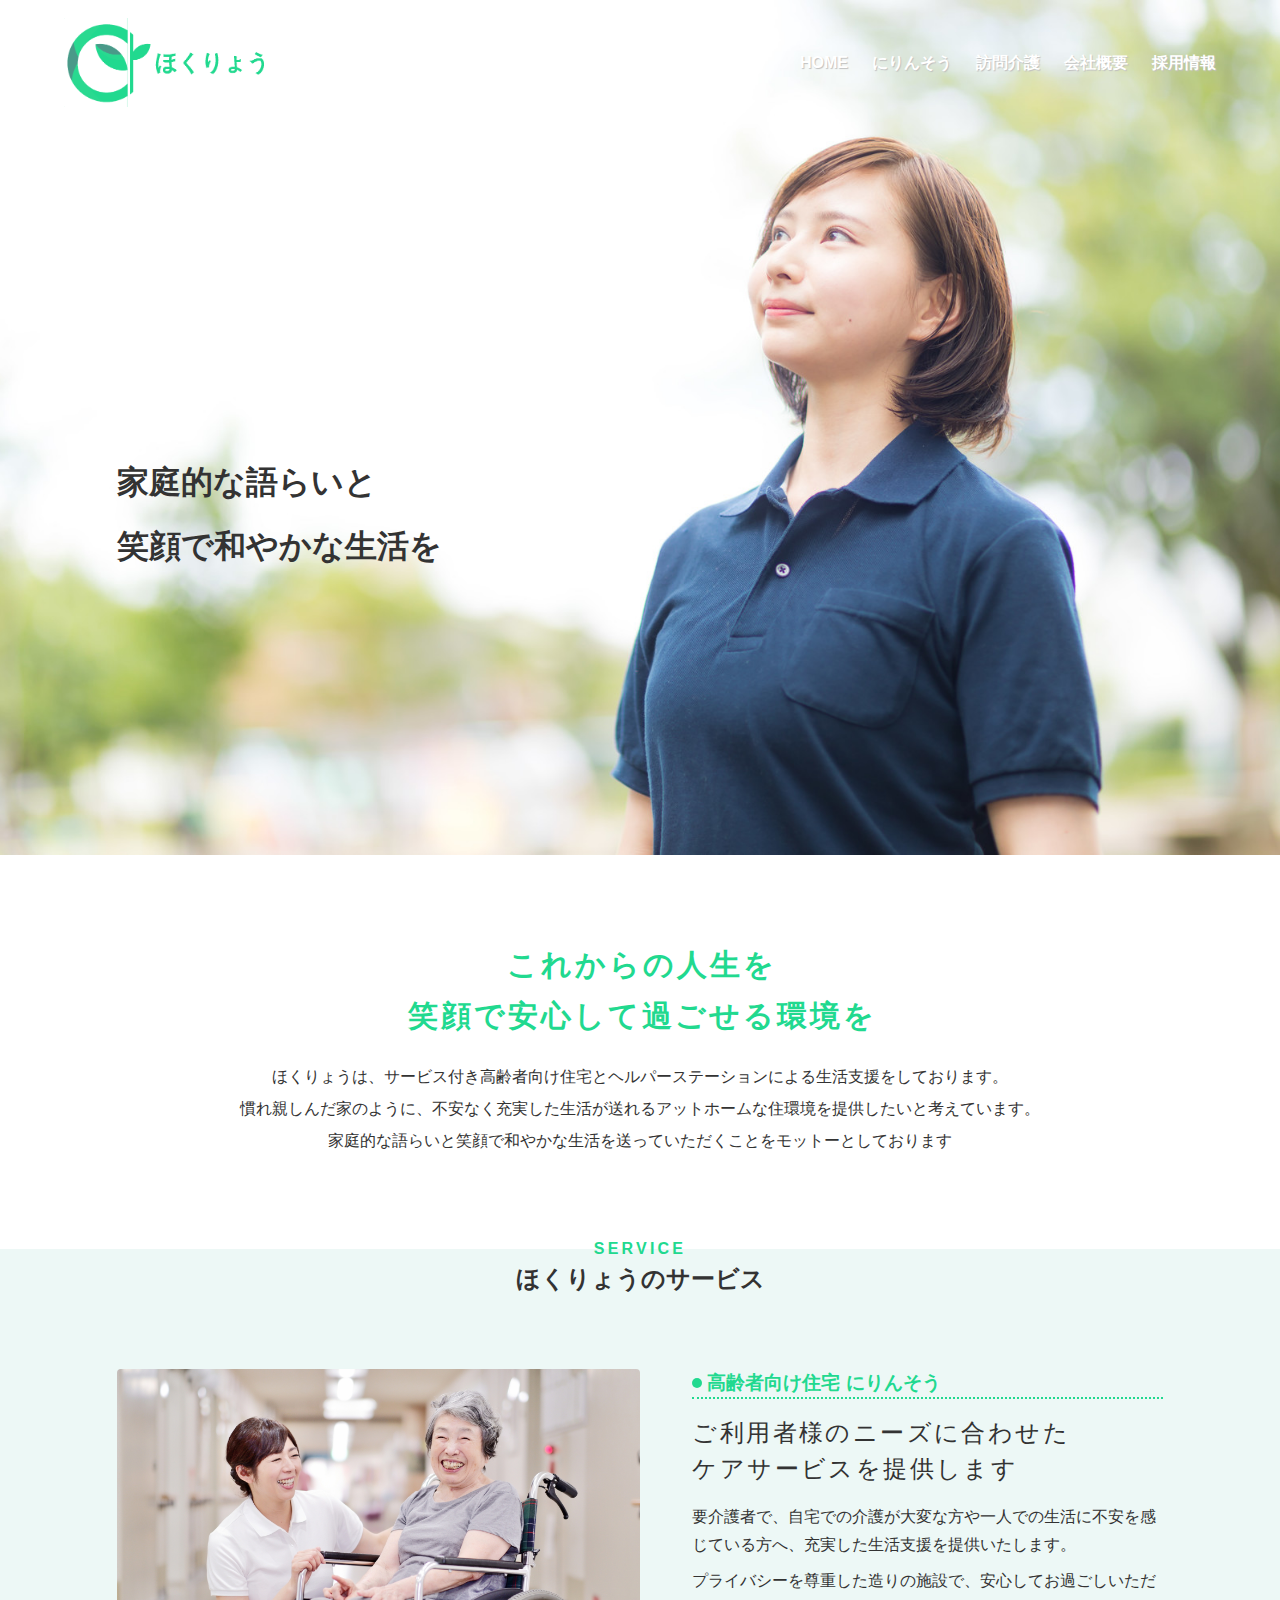
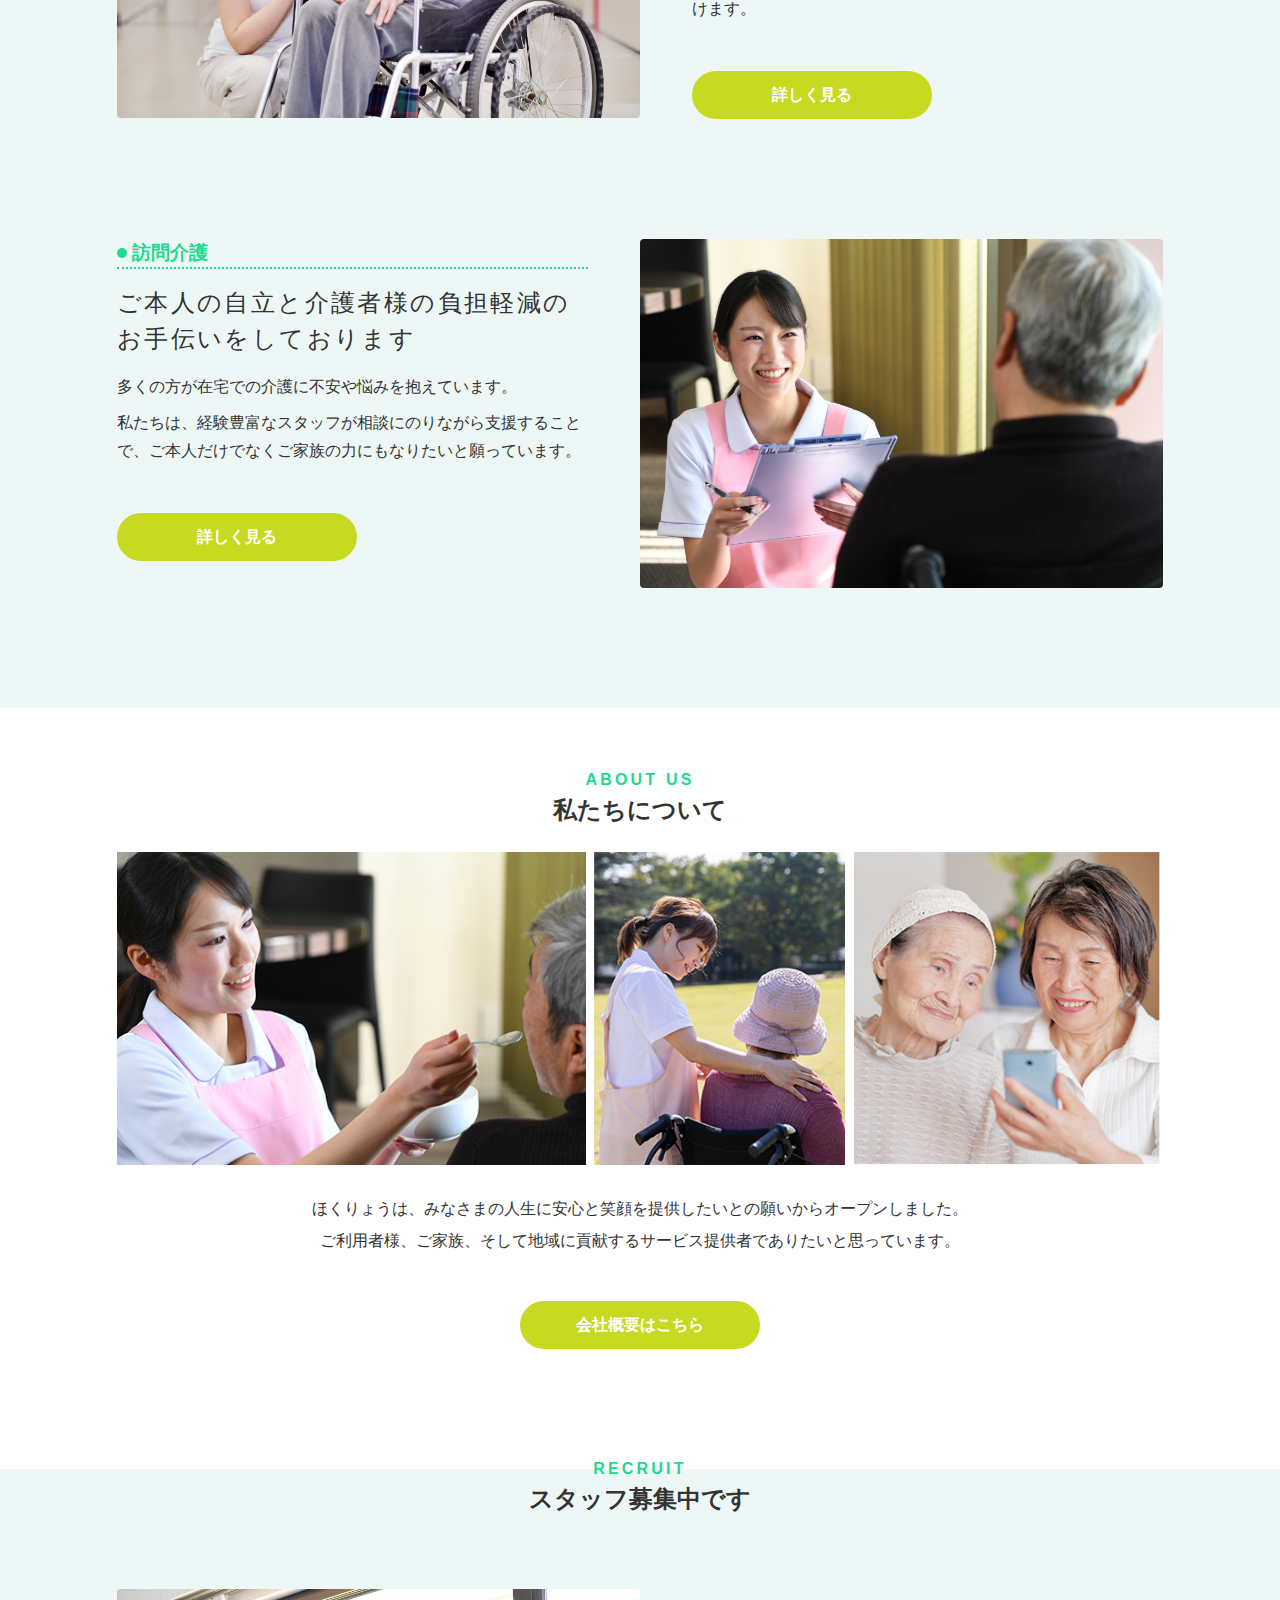
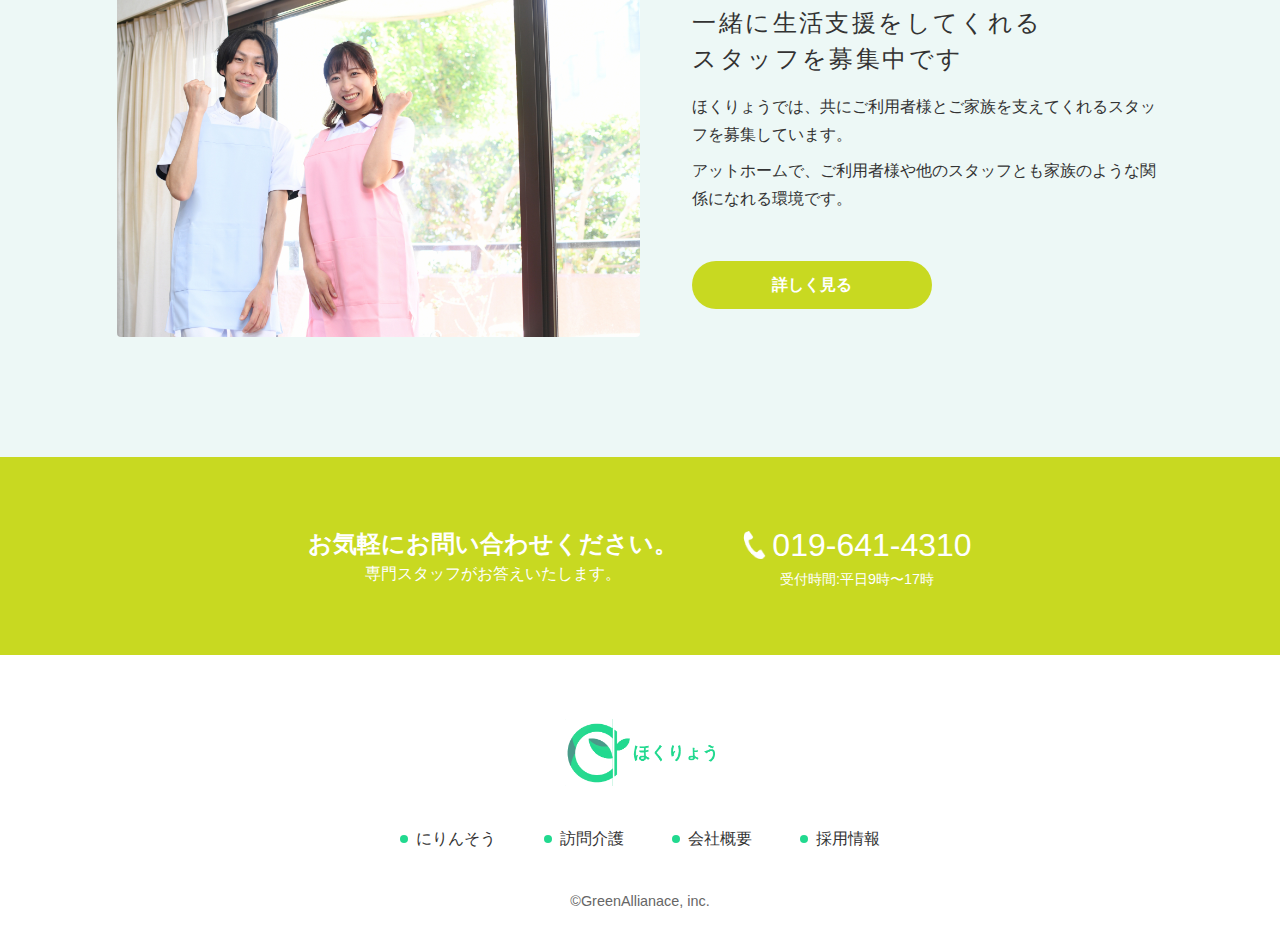
<file: index.html>
<!DOCTYPE html>
<html lang="ja">
<head>
  <meta charset="UTF-8">
  <meta name="viewport" content="width=device-width, initial-scale=1.0">
  <meta http-equiv="X-UA-Compatible" content="ie=edge">
  <title>株式会社ほくりょう</title>

  <link rel="stylesheet" href="css/style.css">
</head>
<body>
  <header class="header">
    <div class="pc-header">
      <h1 class="header-logo"><a href="index.html"><img src="images/logo.png" alt=""></a></h1><!-- /.header-logo -->

      <nav class="pc-nav">
        <li class="active"><a href="index.html">HOME</a></li>
        <li><a href="house.html">にりんそう</a></li>
        <li><a href="care.html">訪問介護</a></li>
        <li><a href="company.html">会社概要</a></li>
        <li><a href="recruit.html">採用情報</a></li>
      </nav><!-- /.pc-nav -->

    </div><!-- /.pc-header -->

    <div class="sp-header">
      <div class="header-inner">
        <h1 class="sp-header-logo"><a href="index.html"><img src="images/logo.png" alt=""></a></h1><!-- /.header-logo -->

        <div class="header-right">
          <div class="openbtn1"><span></span><span></span><span></span></div>

        </div><!-- /.header-right -->
  </div><!-- /.header-inner -->

  <nav class="gnav">
    <div class="gnav__wrap">
      <ul class="gnav__menu">
        <li class="gnav__menu__item"><a href="index.html">HOME</a></li>
        <li class="gnav__menu__item"><a href="house.html">にりんそう</a></li>
        <li class="gnav__menu__item"><a href="care.html">訪問介護</a></li>
        <li class="gnav__menu__item"><a href="company.html">会社概要</a></li>
        <li class="gnav__menu__item"><a href="recruit.html">採用情報</a></li>
      </ul>
    </div><!--gnav-wrap-->
  </nav>
    </div><!-- /.sp-header -->
  </header><!-- /.header -->

  <main>
    <div class="mv">
      <div class="inner">
        <h1 class="mv-ttl">家庭的な語らいと<br>笑顔で和やかな生活を</h1><!-- /.mv-ttl -->
      </div><!-- /.inner -->
    </div><!-- /.mv -->

    <div class="intro">
      <div class="inner">
        <p class="section-ttl__sub">これからの人生を<br>笑顔で安心して過ごせる環境を</p><!-- /.section-ttl__sub -->
        <p class="section-txt">ほくりょうは、サービス付き高齢者向け住宅とヘルパーステーションによる生活支援をしております。
        </p><!-- /.section-txt -->
        <p class="section-txt">慣れ親しんだ家のように、不安なく充実した生活が送れるアットホームな住環境を提供したいと考えています。</p><!-- /.section-txt -->
        <p class="section-txt">家庭的な語らいと笑顔で和やかな生活を送っていただくことをモットーとしております</p><!-- /.section-txt -->
      </div><!-- /.inner -->
    </div><!-- /.intro -->

    <section class="top-service">
      <div class="inner">
        <h2 class="section-ttl"><span>SERVICE</span>ほくりょうのサービス</h2><!-- /.section-ttl -->
        

        <div class="section-wrapper">
          <div class="section-contents">
            <div class="img-area">
              <img src="images/top-house.jpg" alt="">
            </div><!-- /.img-area -->

            <div class="txt-area">
              <h3 class="content-ttl">高齢者向け住宅&nbsp;にりんそう</h3><!-- /.content-ttl -->
              <p class="ttl-strong">ご利用者様のニーズに合わせた<br>ケアサービスを提供します</p><!-- /.ttl-strong -->
              <p class="content-txt">要介護者で、自宅での介護が大変な方や一人での生活に不安を感じている方へ、充実した生活支援を提供いたします。</p><!-- /.content-txt -->
              <p class="content-txt">プライバシーを尊重した造りの施設で、安心してお過ごしいただけます。</p><!-- /.content-txt -->
              <a href="house.html" class="btn">詳しく見る</a><!-- /.btn -->
            </div><!-- /.txt-area -->
          </div><!-- /.section-contents -->

          <div class="section-contents">
            <div class="img-area order2">
              <img src="images/top-care.jpg" alt="">
            </div><!-- /.img-area -->

            <div class="txt-area order1">
              <h3 class="content-ttl">訪問介護</h3><!-- /.content-ttl -->
              <p class="ttl-strong">ご本人の自立と介護者様の負担軽減の<br>お手伝いをしております</p><!-- /.ttl-strong -->
              <p class="content-txt">多くの方が在宅での介護に不安や悩みを抱えています。</p><!-- /.content-txt -->
              <p class="content-txt">私たちは、経験豊富なスタッフが相談にのりながら支援することで、ご本人だけでなくご家族の力にもなりたいと願っています。</p><!-- /.content-txt -->
              <a href="house.html" class="btn">詳しく見る</a><!-- /.btn -->
            </div><!-- /.txt-area -->
          </div><!-- /.section-contents -->
        </div><!-- /.section-wrapper -->
      </div><!-- /.inner -->
    </section><!-- /.top-service -->

    <section class="top-company">
      <div class="inner">
        <h2 class="section-ttl"><span>ABOUT US</span>私たちについて</h2><!-- /.section-ttl -->
         
        <img src="images/horizontal.png" alt="" class="img-horizontal">
        <p class="section-txt">ほくりょうは、みなさまの人生に安心と笑顔を提供したいとの願いからオープンしました。</p><!-- /.section-txt -->
        <p class="section-txt">ご利用者様、ご家族、そして地域に貢献するサービス提供者でありたいと思っています。</p><!-- /.section-txt -->
        <a href="invite.html" class="btn cta-btn">会社概要はこちら</a><!-- /.cta-btn -->
      </div><!-- /.inner -->
    </section><!-- /.top-company -->

    <section class="top-recruit">
      <div class="inner">
        <h2 class="section-ttl"><span>RECRUIT</span>スタッフ募集中です</h2><!-- /.section-ttl -->

        <div class="section-contents">
            <div class="img-area">
              <img src="images/recruit.jpg" alt="">
            </div><!-- /.img-area -->

            <div class="txt-area">
              <p class="ttl-strong">一緒に生活支援をしてくれる<br>スタッフを募集中です</p><!-- /.ttl-strong -->
              <p class="content-txt">ほくりょうでは、共にご利用者様とご家族を支えてくれるスタッフを募集しています。</p><!-- /.content-txt -->
              <p class="content-txt">アットホームで、ご利用者様や他のスタッフとも家族のような関係になれる環境です。</p><!-- /.content-txt -->
              <a href="house.html" class="btn">詳しく見る</a><!-- /.btn -->
            </div><!-- /.txt-area -->
          </div><!-- /.section-contents -->
      </div><!-- /.inner -->
    </section><!-- /.top-company -->

    <section class="cta">
      <div class="inner">
        <div class="cta-wrapper">
          <div class="cta-txtArea">
            <h2 class="cta-ttl">お気軽にお問い合わせください。</h2><!-- /.cta-ttl -->
            <p class="cta-txt">専門スタッフがお答えいたします。</p><!-- /.cta-txt -->
          </div><!-- /.cta-txtArea -->

          <div class="cta-contactArea">
            <div class="cta-number">
              <a href="tel:019-641-4310" class="tel">019-641-4310</a><!-- /.tel -->
              <p class="hour">受付時間:平日9時〜17時</p><!-- /.hour -->
            </div><!-- /.cta-number -->
          </div><!-- /.cta-contactArea -->
        </div><!-- /.cta-wrapper -->
        


      </div><!-- /.inner -->
    </section><!-- /.cta -->
    
  </main>

  <footer class="footer">
    <div class="inner">
      <p class="footer-logo"><img src="images/logo.png" alt=""></p><!-- /.footer-logo -->

      <ul class="footer-items">
        <li><a href="house.html">にりんそう</a></li>
        <li><a href="care.html">訪問介護</a></li>
        <li><a href="company.html">会社概要</a></li>
        <li><a href="recruit.html">採用情報</a></li>
      </ul><!-- /.footer-items -->

      <p class="copy">&copy;GreenAllianace, inc.</p><!-- /.copy -->
    </div><!-- /.inner -->
  </footer><!-- /.footer -->
<script src="https://code.jquery.com/jquery-3.4.1.min.js" integrity="sha256-CSXorXvZcTkaix6Yvo6HppcZGetbYMGWSFlBw8HfCJo="  crossorigin="anonymous"></script>
<script src="js/main.js"></script> 
</body>
</html>
</file>
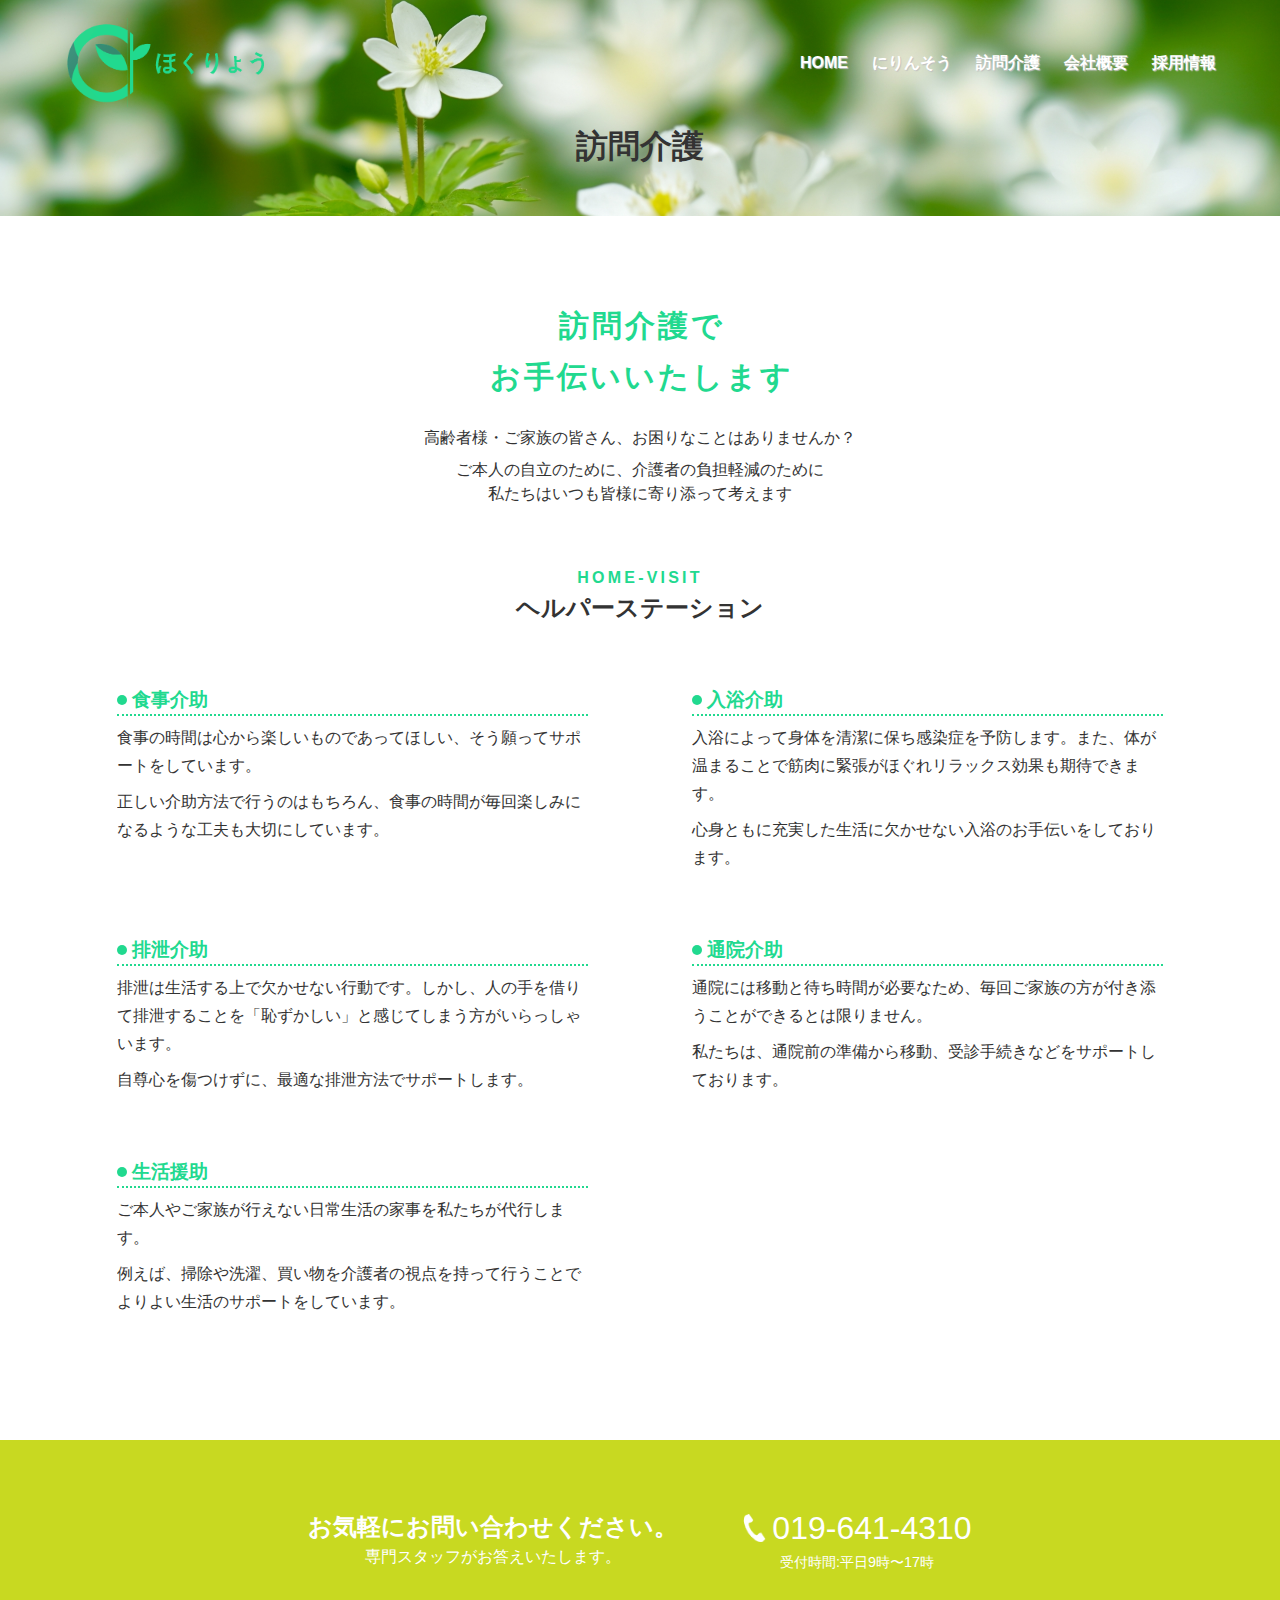
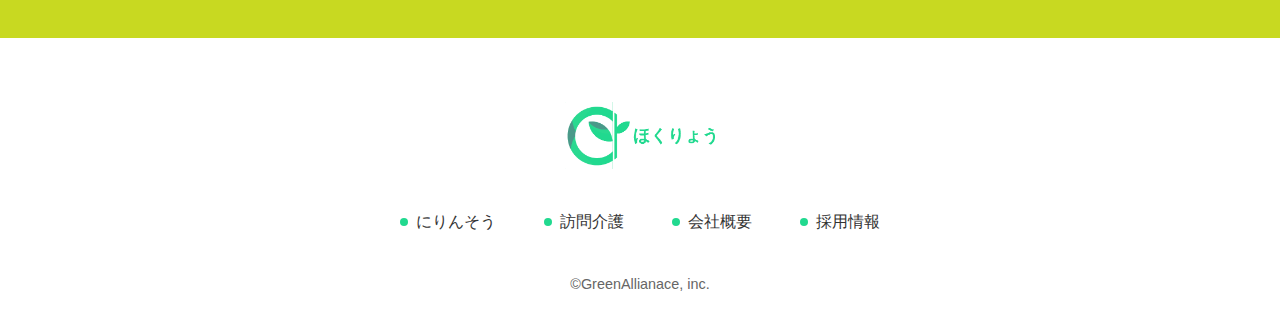
<file: care.html>
<!DOCTYPE html>
<html lang="ja">
<head>
  <meta charset="UTF-8">
  <meta name="viewport" content="width=device-width, initial-scale=1.0">
  <meta http-equiv="X-UA-Compatible" content="ie=edge">
  <title>株式会社ほくりょう</title>

  <link rel="stylesheet" href="css/style.css">
</head>
<body>
  <header class="header">
    <div class="pc-header">
      <h1 class="header-logo"><a href="index.html"><img src="images/logo.png" alt=""></a></h1><!-- /.header-logo -->

      <nav class="pc-nav">
        <li class="active"><a href="index.html">HOME</a></li>
        <li><a href="house.html">にりんそう</a></li>
        <li><a href="care.html">訪問介護</a></li>
        <li><a href="company.html">会社概要</a></li>
        <li><a href="recruit.html">採用情報</a></li>
      </nav><!-- /.pc-nav -->

    </div><!-- /.pc-header -->

    <div class="sp-header">
      <div class="header-inner">
        <h1 class="sp-header-logo"><a href="index.html"><img src="images/logo.png" alt=""></a></h1><!-- /.header-logo -->

        <div class="header-right">
          <div class="openbtn1"><span></span><span></span><span></span></div>

        </div><!-- /.header-right -->
  </div><!-- /.header-inner -->

  <nav class="gnav">
    <div class="gnav__wrap">
      <ul class="gnav__menu">
        <li class="gnav__menu__item"><a href="index.html">HOME</a></li>
        <li class="gnav__menu__item"><a href="house.html">にりんそう</a></li>
        <li class="gnav__menu__item"><a href="care.html">訪問介護</a></li>
        <li class="gnav__menu__item"><a href="company.html">会社概要</a></li>
        <li class="gnav__menu__item"><a href="recruit.html">採用情報</a></li>
      </ul>
    </div><!--gnav-wrap-->
  </nav>
    </div><!-- /.sp-header -->
  </header><!-- /.header -->

  <main>
    <div class="page-header">
      <h1 class="page-ttl">訪問介護</h1><!-- /.page-ttl -->
    </div><!-- /.page-header -->

    <div class="intro care-intro">
      <div class="inner">
        <p class="section-ttl__sub">訪問介護で<br>お手伝いいたします</p><!-- /.section-ttl__sub -->
        <p class="section-txt">高齢者様・ご家族の皆さん、お困りなことはありませんか？</p><!-- /.section-txt -->
        <p class="section-txt">ご本人の自立のために、介護者の負担軽減のために<br>私たちはいつも皆様に寄り添って考えます</p><!-- /.section-txt -->
      </div><!-- /.inner -->
    </div><!-- /.intro -->
    <section class="merit">
      <div class="inner">
        <h2 class="section-ttl"><span>HOME-VISIT</span>ヘルパーステーション</h2><!-- /.section-ttl -->

        <div class="section-wrapper">
          <div class="section-contents">

            <div class="txt-area care-item">
              <h3 class="content-ttl">食事介助</h3><!-- /.content-ttl -->

              <p class="content-txt">食事の時間は心から楽しいものであってほしい、そう願ってサポートをしています。</p><!-- /.content-txt -->
              <p class="content-txt">正しい介助方法で行うのはもちろん、食事の時間が毎回楽しみになるような工夫も大切にしています。</p><!-- /.content-txt -->

            </div><!-- /.txt-area -->

            <div class="txt-area care-item">
              <h3 class="content-ttl">入浴介助</h3><!-- /.content-ttl -->

              <p class="content-txt">入浴によって身体を清潔に保ち感染症を予防します。また、体が温まることで筋肉に緊張がほぐれリラックス効果も期待できます。</p><!-- /.content-txt -->
              <p class="content-txt">心身ともに充実した生活に欠かせない入浴のお手伝いをしております。</p><!-- /.content-txt -->

            </div><!-- /.txt-area -->
            <div class="txt-area care-item">
              <h3 class="content-ttl">排泄介助</h3><!-- /.content-ttl -->

              <p class="content-txt">排泄は生活する上で欠かせない行動です。しかし、人の手を借りて排泄することを「恥ずかしい」と感じてしまう方がいらっしゃいます。</p><!-- /.content-txt -->
              <p class="content-txt">自尊心を傷つけずに、最適な排泄方法でサポートします。</p><!-- /.content-txt -->


            </div><!-- /.txt-area -->
            <div class="txt-area care-item">
              <h3 class="content-ttl">通院介助</h3><!-- /.content-ttl -->

              <p class="content-txt">通院には移動と待ち時間が必要なため、毎回ご家族の方が付き添うことができるとは限りません。</p><!-- /.content-txt -->
              <p class="content-txt">私たちは、通院前の準備から移動、受診手続きなどをサポートしております。</p><!-- /.content-txt -->

            </div><!-- /.txt-area -->
            <div class="txt-area care-item">
              <h3 class="content-ttl">生活援助</h3><!-- /.content-ttl -->

              <p class="content-txt">ご本人やご家族が行えない日常生活の家事を私たちが代行します。</p><!-- /.content-txt -->
              <p class="content-txt">例えば、掃除や洗濯、買い物を介護者の視点を持って行うことでよりよい生活のサポートをしています。</p><!-- /.content-txt -->

            </div><!-- /.txt-area -->
          </div><!-- /.section-contents -->

         
        </div><!-- /.section-wrapper -->
      </div><!-- /.inner -->
    </section><!-- /.merit -->

<section class="cta">
      <div class="inner">
        <div class="cta-wrapper">
          <div class="cta-txtArea">
            <h2 class="cta-ttl">お気軽にお問い合わせください。</h2><!-- /.cta-ttl -->
            <p class="cta-txt">専門スタッフがお答えいたします。</p><!-- /.cta-txt -->
          </div><!-- /.cta-txtArea -->

          <div class="cta-contactArea">
            <div class="cta-number">
              <a href="tel:019-641-4310" class="tel">019-641-4310</a><!-- /.tel -->
              <p class="hour">受付時間:平日9時〜17時</p><!-- /.hour -->
            </div><!-- /.cta-number -->
          </div><!-- /.cta-contactArea -->
        </div><!-- /.cta-wrapper -->
        


      </div><!-- /.inner -->
    </section><!-- /.cta -->
    
  </main>

  <footer class="footer">
    <div class="inner">
      <p class="footer-logo"><img src="images/logo.png" alt=""></p><!-- /.footer-logo -->

      <ul class="footer-items">
        <li><a href="house.html">にりんそう</a></li>
        <li><a href="care.html">訪問介護</a></li>
        <li><a href="company.html">会社概要</a></li>
        <li><a href="recruit.html">採用情報</a></li>
      </ul><!-- /.footer-items -->

      <p class="copy">&copy;GreenAllianace, inc.</p><!-- /.copy -->
    </div><!-- /.inner -->
  </footer><!-- /.footer -->
<script src="https://code.jquery.com/jquery-3.4.1.min.js" integrity="sha256-CSXorXvZcTkaix6Yvo6HppcZGetbYMGWSFlBw8HfCJo="  crossorigin="anonymous"></script>
<script src="js/main.js"></script> 
</body>
</html>
</file>
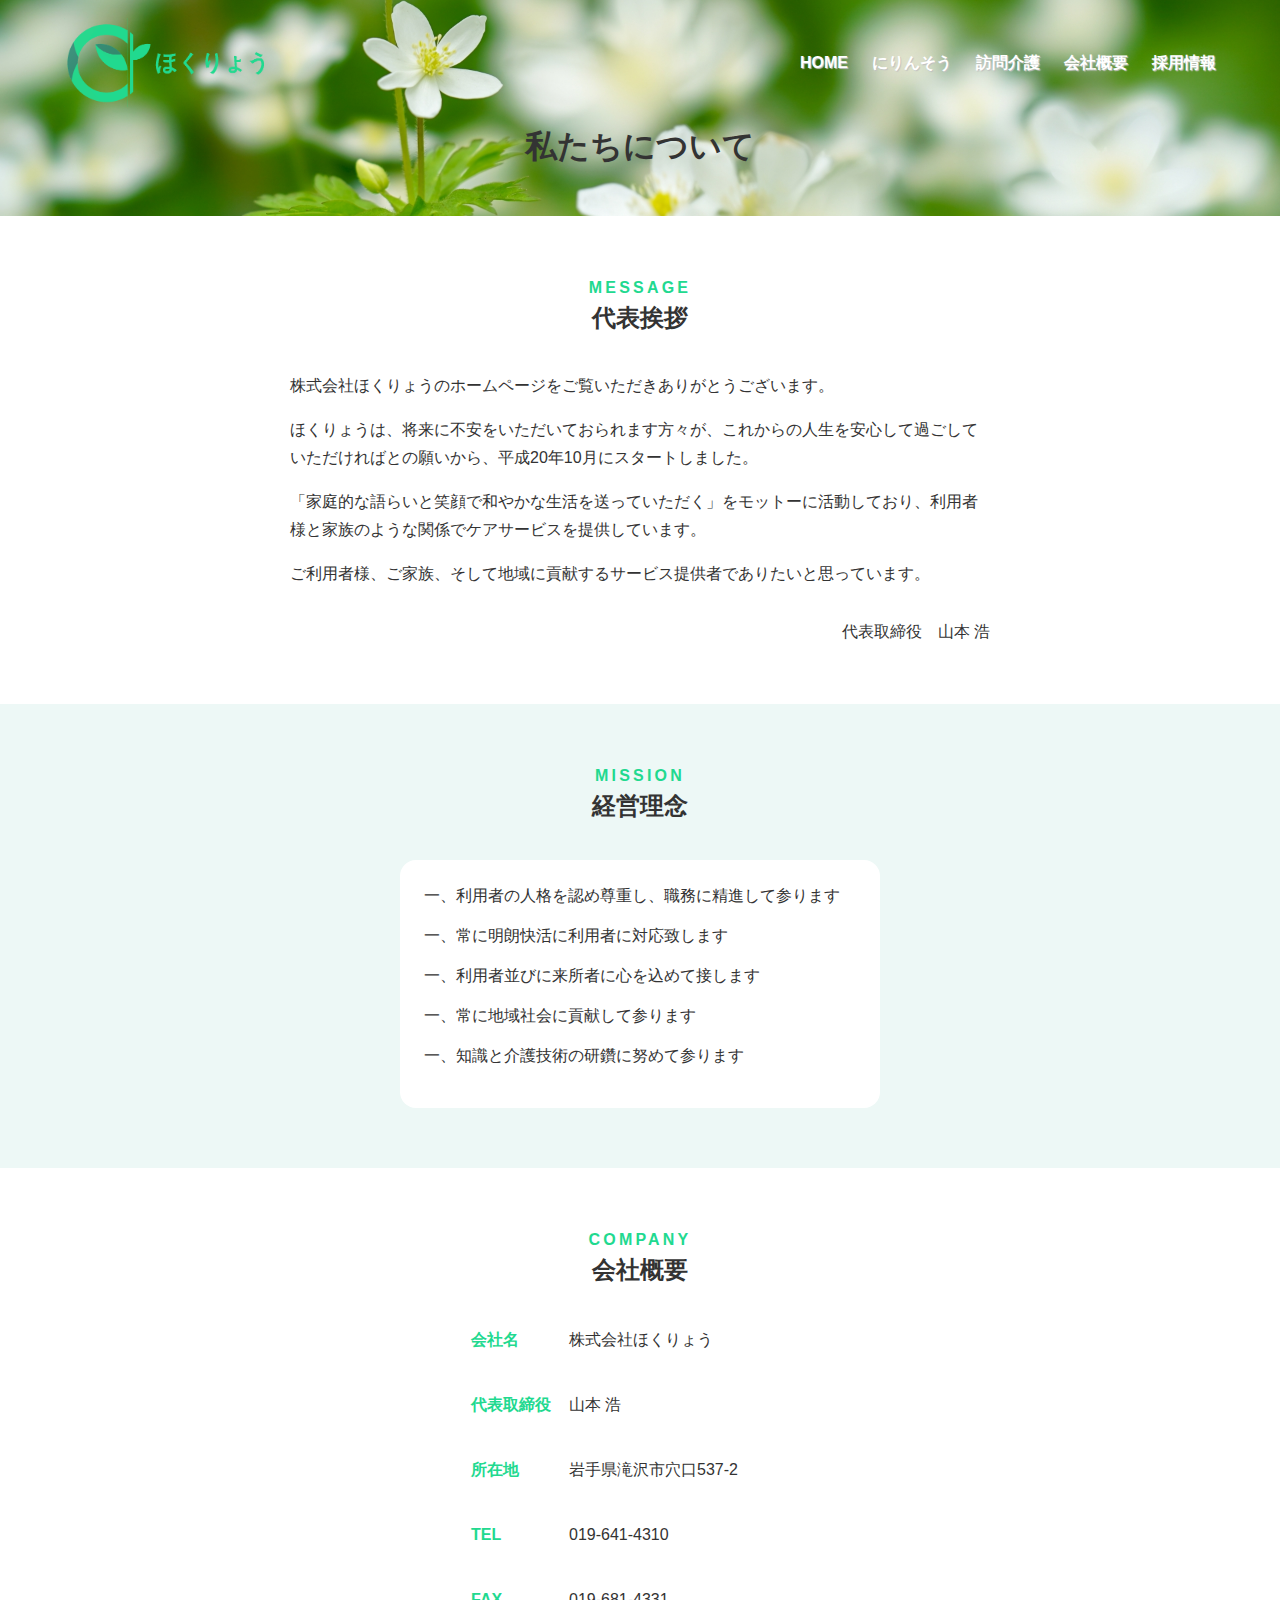
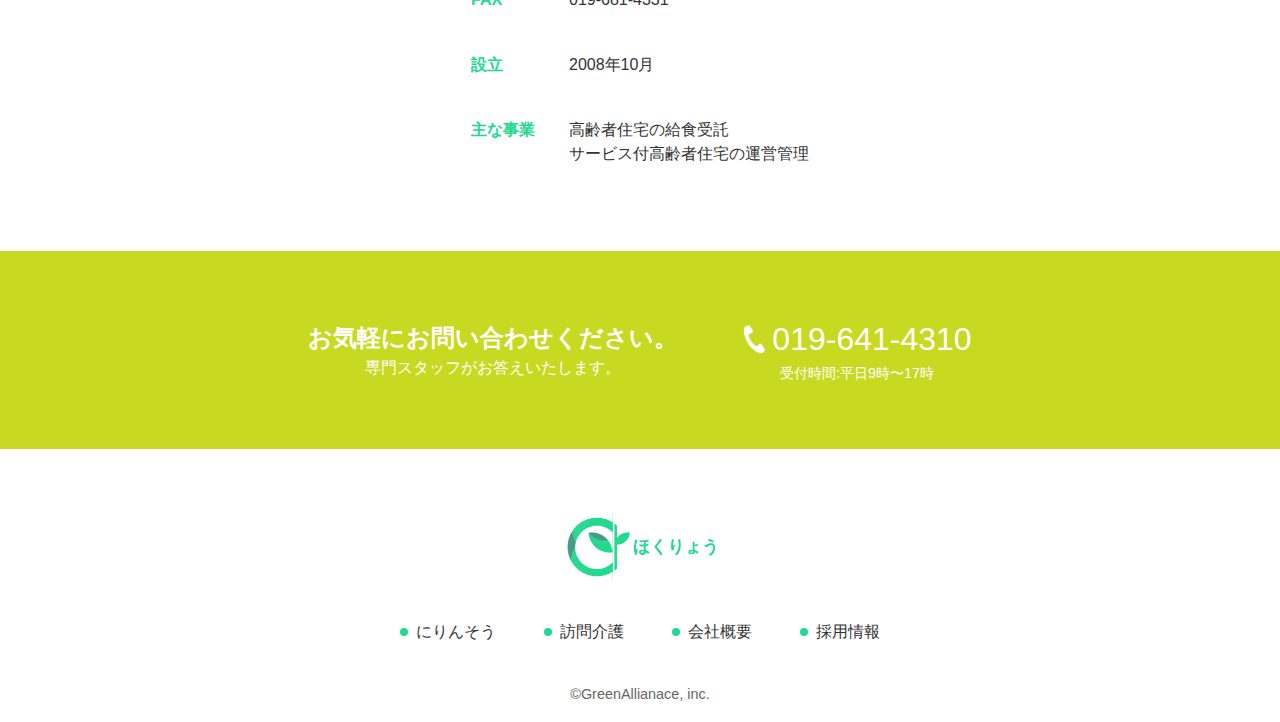
<file: company.html>
<!DOCTYPE html>
<html lang="ja">
<head>
  <meta charset="UTF-8">
  <meta name="viewport" content="width=device-width, initial-scale=1.0">
  <meta http-equiv="X-UA-Compatible" content="ie=edge">
  <title>株式会社ほくりょう</title>

  <link rel="stylesheet" href="css/style.css">
</head>
<body>
  <header class="header">
    <div class="pc-header">
      <h1 class="header-logo"><a href="index.html"><img src="images/logo.png" alt=""></a></h1><!-- /.header-logo -->

      <nav class="pc-nav">
        <li class="active"><a href="index.html">HOME</a></li>
        <li><a href="house.html">にりんそう</a></li>
        <li><a href="care.html">訪問介護</a></li>
        <li><a href="company.html">会社概要</a></li>
        <li><a href="recruit.html">採用情報</a></li>
      </nav><!-- /.pc-nav -->

    </div><!-- /.pc-header -->

    <div class="sp-header">
      <div class="header-inner">
        <h1 class="sp-header-logo"><a href="index.html"><img src="images/logo.png" alt=""></a></h1><!-- /.header-logo -->

        <div class="header-right">
          <div class="openbtn1"><span></span><span></span><span></span></div>

        </div><!-- /.header-right -->
  </div><!-- /.header-inner -->

  <nav class="gnav">
    <div class="gnav__wrap">
      <ul class="gnav__menu">
        <li class="gnav__menu__item"><a href="index.html">HOME</a></li>
        <li class="gnav__menu__item"><a href="house.html">にりんそう</a></li>
        <li class="gnav__menu__item"><a href="care.html">訪問介護</a></li>
        <li class="gnav__menu__item"><a href="company.html">会社概要</a></li>
        <li class="gnav__menu__item"><a href="recruit.html">採用情報</a></li>
      </ul>
    </div><!--gnav-wrap-->
  </nav>
    </div><!-- /.sp-header -->
  </header><!-- /.header -->

  <main>
    <div class="page-header">
      <h1 class="page-ttl">私たちについて</h1><!-- /.page-ttl -->
    </div><!-- /.page-header -->

    <section class="message">
      <div class="inner">
        <h2 class="section-ttl"><span>MESSAGE</span>代表挨拶</h2><!-- /.section-ttl -->

        <div class="message-area">
          <p class="message-txt">株式会社ほくりょうのホームページをご覧いただきありがとうございます。</p><!-- /.message-txt -->
          <p class="message-txt">ほくりょうは、将来に不安をいただいておられます方々が、これからの人生を安心して過ごしていただければとの願いから、平成20年10月にスタートしました。</p><!-- /.message-txt -->
          <p class="message-txt">「家庭的な語らいと笑顔で和やかな生活を送っていただく」をモットーに活動しており、利用者様と家族のような関係でケアサービスを提供しています。</p><!-- /.message-txt -->
          <p class="message-txt">ご利用者様、ご家族、そして地域に貢献するサービス提供者でありたいと思っています。</p><!-- /.message-txt -->
          <p class="sign">代表取締役　山本&nbsp;浩</p><!-- /.sign -->
        </div><!-- /.message-area -->
      </div><!-- /.inner -->
    </section><!-- /.message -->

    <section class="mission">
      <div class="inner">
       <h2 class="section-ttl"><span>MISSION</span>経営理念</h2><!-- /.section-ttl -->

        <ul class="mission-area">
          <li>一、利用者の人格を認め尊重し、職務に精進して参ります</li>
          <li>一、常に明朗快活に利用者に対応致します</li>
          <li>一、利用者並びに来所者に心を込めて接します</li>
          <li>一、常に地域社会に貢献して参ります</li>
          <li>一、知識と介護技術の研鑽に努めて参ります</li>
        </ul><!-- /.mission-area -->
      </div><!-- /.inner -->
    </section><!-- /.mission -->

    <section class="summary">
      <div class="inner">
        <h2 class="section-ttl"><span>COMPANY</span>会社概要</h2><!-- /.section-ttl -->

        <div class="table-area">
          <table>
<tbody>
<tr>
<th>会社名</th>
<td>株式会社ほくりょう</td>
</tr>
<tr>
<th>代表取締役</th>
<td>山本&nbsp;浩</td>
</tr>
<tr>
<th>所在地</th>
<td>岩手県滝沢市穴口537-2</td>
</tr>
<tr>
<th>TEL</th>
<td>019-641-4310</td>
</tr>
<tr>
<th>FAX</th>
<td>019-681-4331</td>
</tr>
<tr>
<th>設立</th>
<td>2008年10月</td>
</tr>
<tr>
<th>主な事業</th>
<td>
  <ul>
    <li>高齢者住宅の給食受託</li>
    <li>サービス付高齢者住宅の運営管理</li>
  </ul>
  </td>
</tr>
</tbody>
</table>
        </div><!-- /.table-area -->
        
      </div><!-- /.inner -->
    </section><!-- /.summary -->

  <section class="cta">
      <div class="inner">
        <div class="cta-wrapper">
          <div class="cta-txtArea">
            <h2 class="cta-ttl">お気軽にお問い合わせください。</h2><!-- /.cta-ttl -->
            <p class="cta-txt">専門スタッフがお答えいたします。</p><!-- /.cta-txt -->
          </div><!-- /.cta-txtArea -->

          <div class="cta-contactArea">
            <div class="cta-number">
              <a href="tel:019-641-4310" class="tel">019-641-4310</a><!-- /.tel -->
              <p class="hour">受付時間:平日9時〜17時</p><!-- /.hour -->
            </div><!-- /.cta-number -->
          </div><!-- /.cta-contactArea -->
        </div><!-- /.cta-wrapper -->
        


      </div><!-- /.inner -->
    </section><!-- /.cta -->
    
  </main>

  <footer class="footer">
    <div class="inner">
      <p class="footer-logo"><img src="images/logo.png" alt=""></p><!-- /.footer-logo -->

      <ul class="footer-items">
        <li><a href="house.html">にりんそう</a></li>
        <li><a href="care.html">訪問介護</a></li>
        <li><a href="company.html">会社概要</a></li>
        <li><a href="recruit.html">採用情報</a></li>
      </ul><!-- /.footer-items -->

      <p class="copy">&copy;GreenAllianace, inc.</p><!-- /.copy -->
    </div><!-- /.inner -->
  </footer><!-- /.footer -->
<script src="https://code.jquery.com/jquery-3.4.1.min.js" integrity="sha256-CSXorXvZcTkaix6Yvo6HppcZGetbYMGWSFlBw8HfCJo="  crossorigin="anonymous"></script>
<script src="js/main.js"></script> 
</body>
</html>
</file>
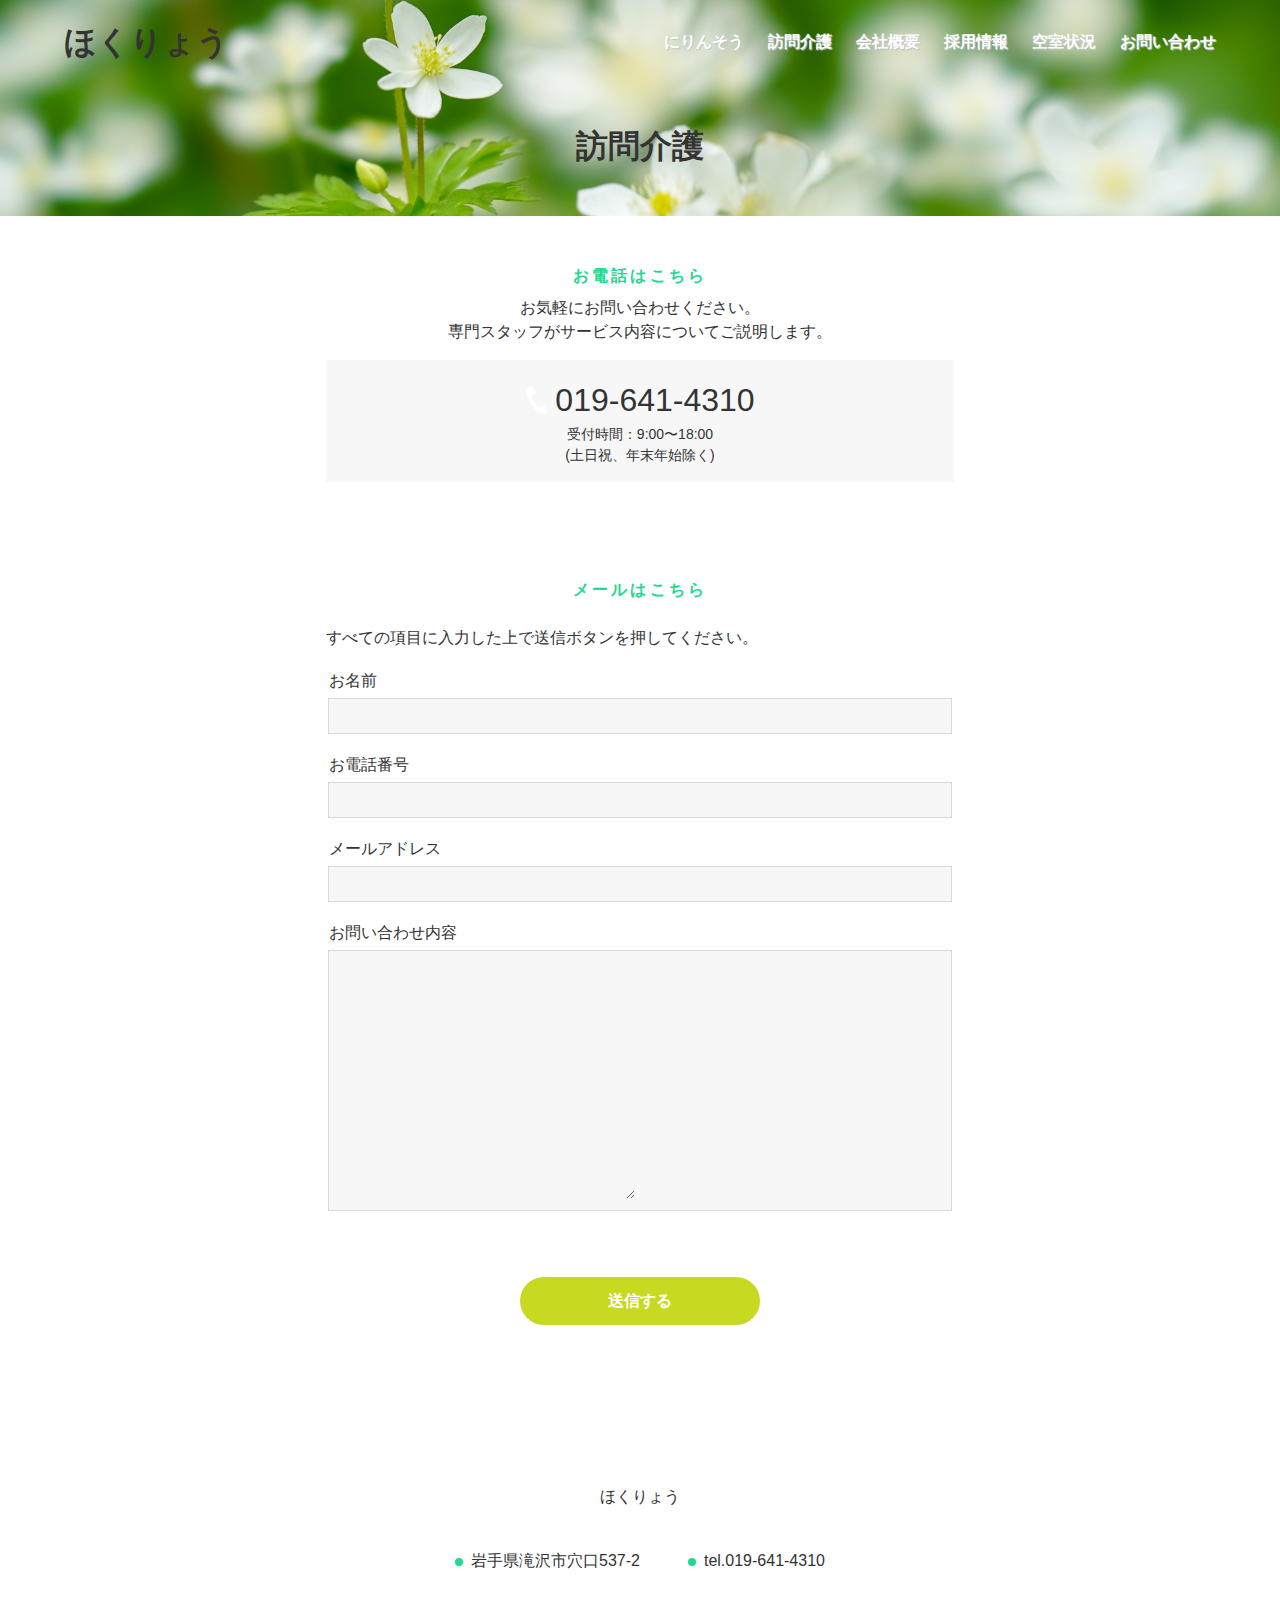
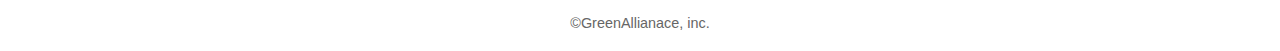
<file: contact.html>
<!DOCTYPE html>
<html lang="ja">
<head>
  <meta charset="UTF-8">
  <meta name="viewport" content="width=device-width, initial-scale=1.0">
  <meta http-equiv="X-UA-Compatible" content="ie=edge">
  <title>株式会社ほくりょう</title>

  <link rel="stylesheet" href="css/style.css">
</head>
<body>
  <header class="header">
    <div class="pc-header">
      <h1 class="header-logo"><a href="index.html">ほくりょう</a></h1><!-- /.header-logo -->

      <nav class="pc-nav">
        <li><a href="house.html">にりんそう</a></li>
        <li><a href="care.html">訪問介護</a></li>
        <li><a href="company.html">会社概要</a></li>
        <li><a href="recruit.html">採用情報</a></li>
        <li><a href="invite.html">空室状況</a></li>
        <li><a href="contact.html">お問い合わせ</a></li>
      </nav><!-- /.pc-nav -->

    </div><!-- /.pc-header -->
  </header><!-- /.header -->

  <main>
    <div class="page-header">
      <h1 class="page-ttl">訪問介護</h1><!-- /.page-ttl -->
    </div><!-- /.page-header -->

    <section class="contact-tel">
      <div class="inner">
      <h2 class="section-ttl"><span>お電話はこちら</span></h2><!-- /.section-ttl -->
      <div class="contact-tel__wrapper">
        <p class="section-txt">お気軽にお問い合わせください。<br class="pcbr">専門スタッフがサービス内容についてご説明します。</p><!-- /.section-ttl__txt -->

        <div class="contact-contents">
        <div class="contact-tels">
        <a href="tel:019-641-4310" class="tel">019-641-4310</a><!-- /.tel -->
        <p class="contact-hour">受付時間：9:00〜18:00<br>(土日祝、年末年始除く)</p><!-- /.contact-hour -->
      </div><!-- /.contact-tels -->

</div><!-- /.contact-contents -->
</div><!-- /.pc-inner -->
</div><!-- /.inner -->
</section><!-- /.contact-tel -->

<section class="contact-form">
<div class="inner">
<h2 class="section-ttl"><span>メールはこちら</span></h2><!-- /.section-ttl -->

<div class="form-area">
<p class="section-ttl__txt">すべての項目に入力した上で送信ボタンを押してください。</p><!-- /.section-ttl__txt -->


<table>
<tbody>
<th>お名前</th>
<td><input type="text"></td>
</tr>
<tr>
<th>お電話番号</th>
<td><input type="text"></td>
</tr>
<tr>
<th>メールアドレス</th>
<td><input type="text"></td>
</tr>
<tr>
<th>お問い合わせ内容</th>
<td><textarea name="" id="" cols="30" rows="10"></textarea></td>
</tr>
</tbody>
</table>
</div><!-- /.pc-inner -->


<a href="invite.html" class="btn cta-btn">送信する</a><!-- /.cta-btn -->
</div><!-- /.inner -->
</section><!-- /.contact-form -->
  </main>

  <footer class="footer">
    <div class="inner">
      <p class="footer-logo">ほくりょう</p><!-- /.footer-logo -->

      <ul class="footer-items">
        <li>岩手県滝沢市穴口537-2</li>
        <li>tel.019-641-4310</li>
      </ul><!-- /.footer-items -->

      <p class="copy">&copy;GreenAllianace, inc.</p><!-- /.copy -->
    </div><!-- /.inner -->
  </footer><!-- /.footer -->
<script src="https://code.jquery.com/jquery-3.4.1.min.js" integrity="sha256-CSXorXvZcTkaix6Yvo6HppcZGetbYMGWSFlBw8HfCJo="  crossorigin="anonymous"></script>
<script src="js/main.js"></script> 
</body>
</html>
</file>
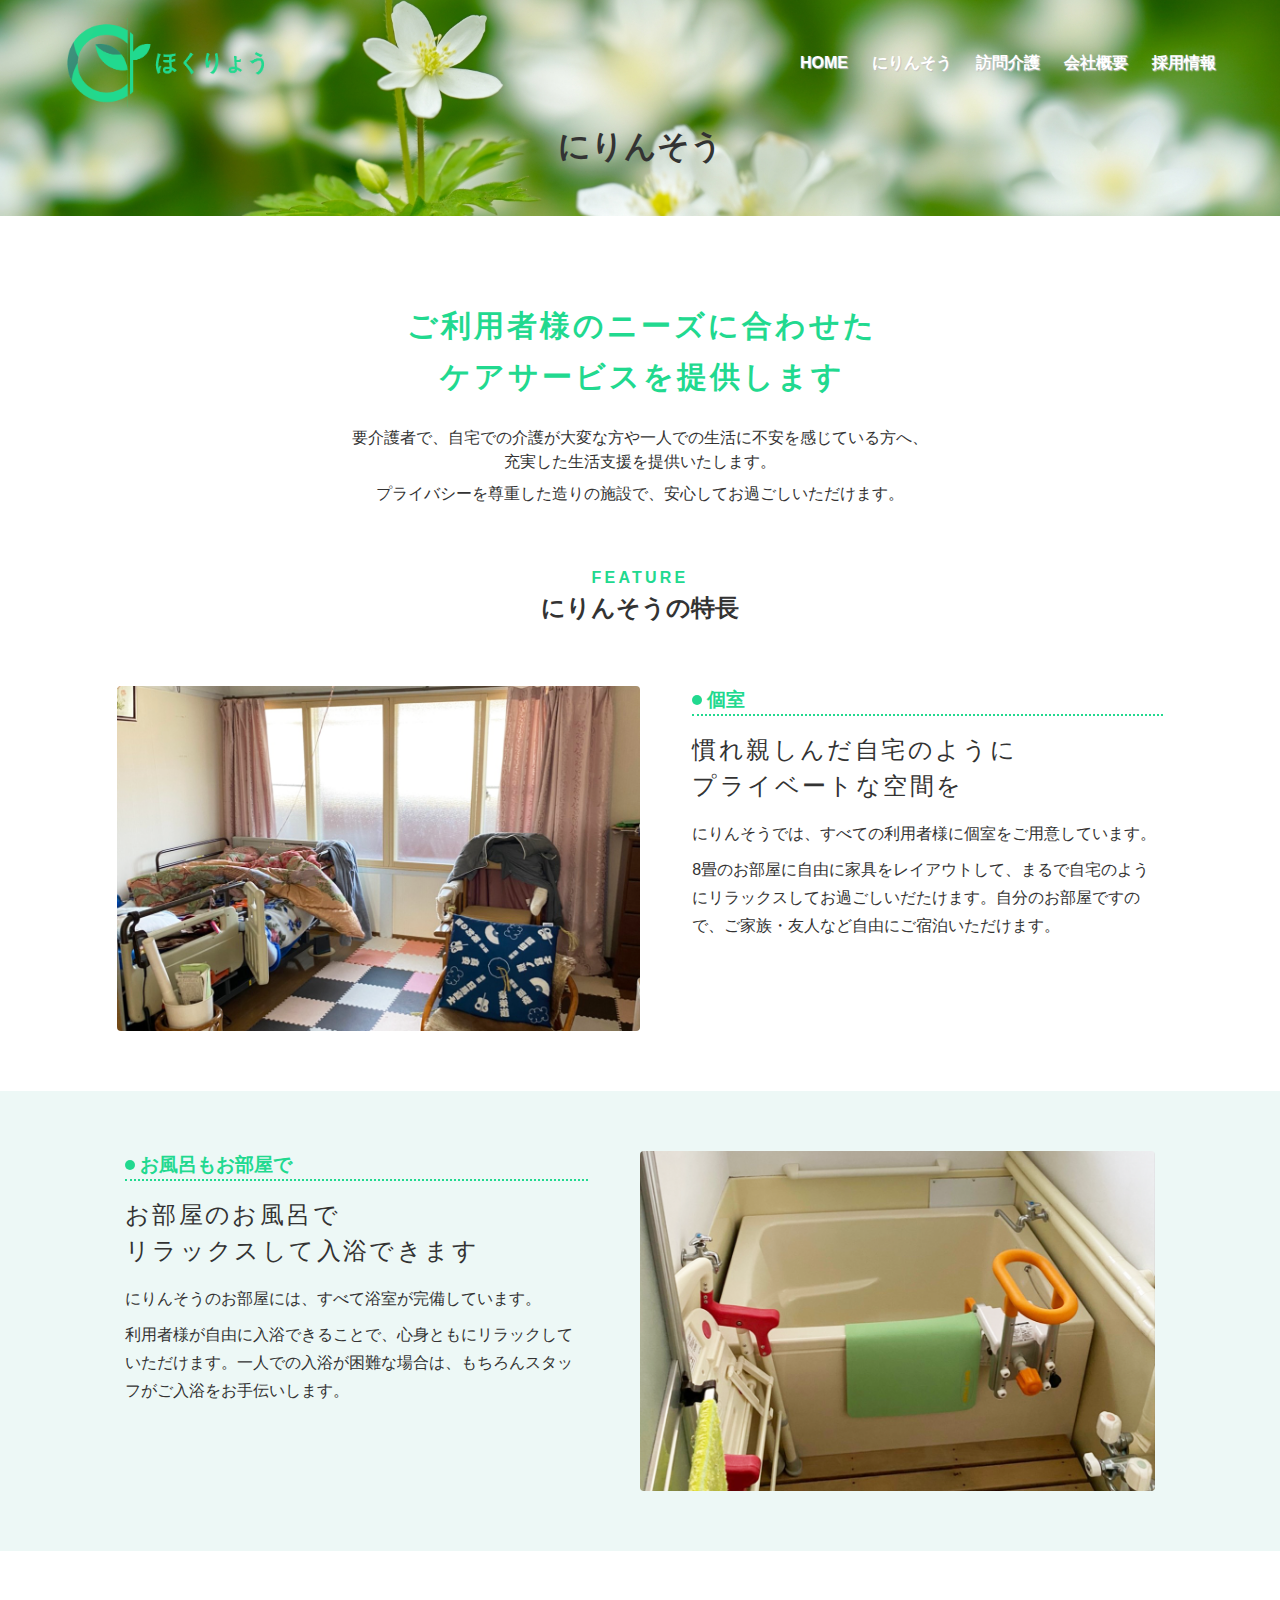
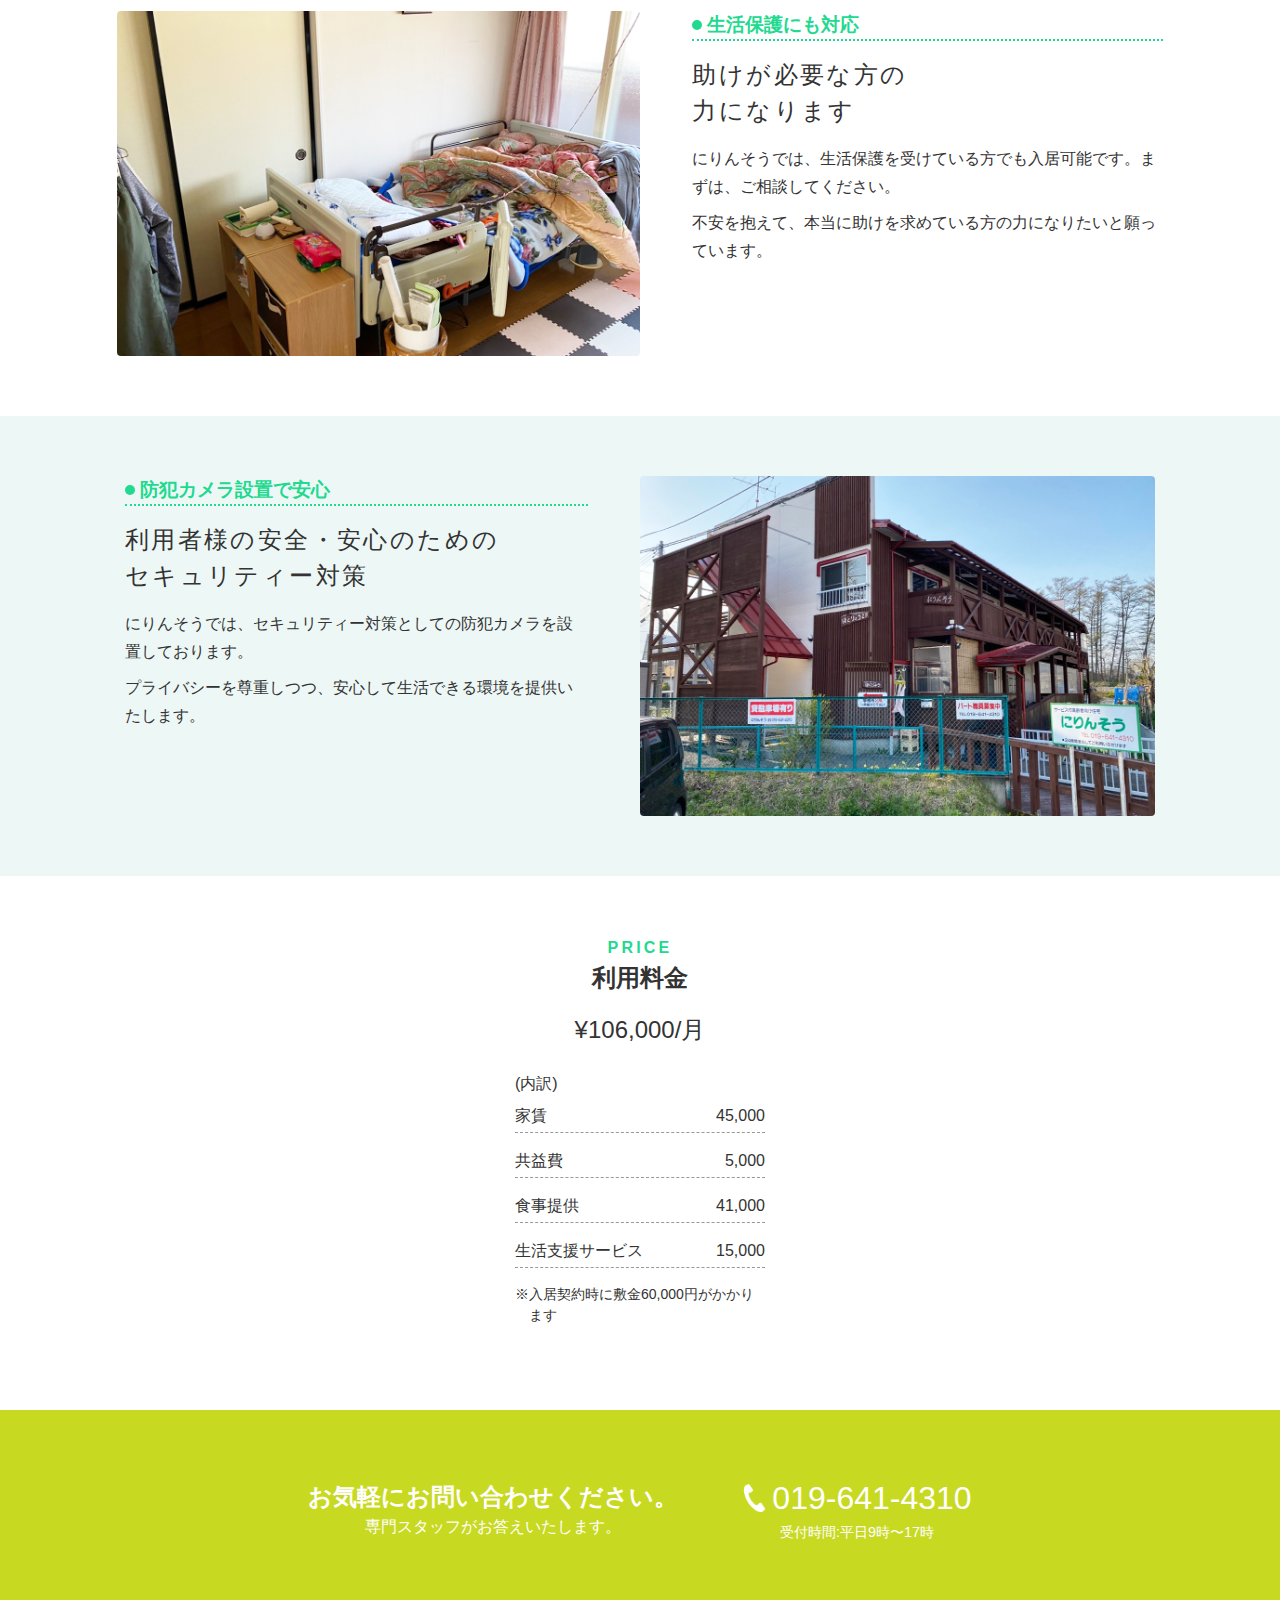
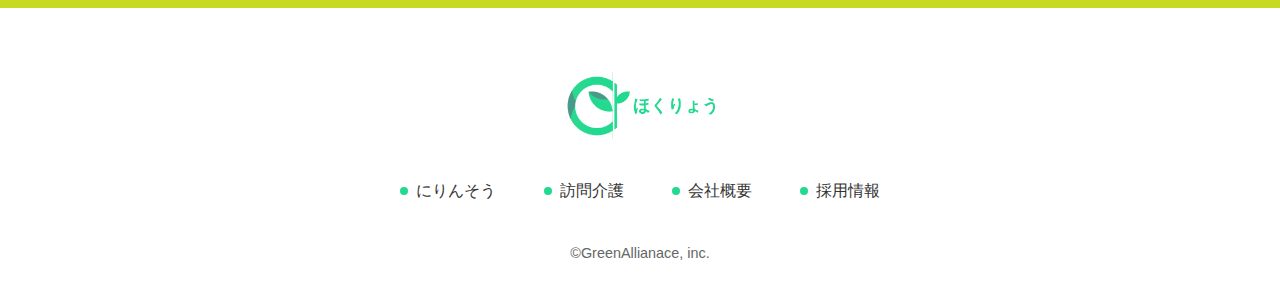
<file: house.html>
<!DOCTYPE html>
<html lang="ja">
<head>
  <meta charset="UTF-8">
  <meta name="viewport" content="width=device-width, initial-scale=1.0">
  <meta http-equiv="X-UA-Compatible" content="ie=edge">
  <title>株式会社ほくりょう</title>

  <link rel="stylesheet" href="css/style.css">
</head>
<body>
  <header class="header">
    <div class="pc-header">
      <h1 class="header-logo"><a href="index.html"><img src="images/logo.png" alt=""></a></h1><!-- /.header-logo -->

      <nav class="pc-nav">
        <li class="active"><a href="index.html">HOME</a></li>
        <li><a href="house.html">にりんそう</a></li>
        <li><a href="care.html">訪問介護</a></li>
        <li><a href="company.html">会社概要</a></li>
        <li><a href="recruit.html">採用情報</a></li>
      </nav><!-- /.pc-nav -->

    </div><!-- /.pc-header -->

    <div class="sp-header">
      <div class="header-inner">
        <h1 class="sp-header-logo"><a href="index.html"><img src="images/logo.png" alt=""></a></h1><!-- /.header-logo -->

        <div class="header-right">
          <div class="openbtn1"><span></span><span></span><span></span></div>

        </div><!-- /.header-right -->
  </div><!-- /.header-inner -->

  <nav class="gnav">
    <div class="gnav__wrap">
      <ul class="gnav__menu">
        <li class="gnav__menu__item"><a href="index.html">HOME</a></li>
        <li class="gnav__menu__item"><a href="house.html">にりんそう</a></li>
        <li class="gnav__menu__item"><a href="care.html">訪問介護</a></li>
        <li class="gnav__menu__item"><a href="company.html">会社概要</a></li>
        <li class="gnav__menu__item"><a href="recruit.html">採用情報</a></li>
      </ul>
    </div><!--gnav-wrap-->
  </nav>
    </div><!-- /.sp-header -->
  </header><!-- /.header -->

  <main>
    <div class="page-header">
      <h1 class="page-ttl">にりんそう</h1><!-- /.page-ttl -->
    </div><!-- /.page-header -->

    <div class="intro">
      <div class="inner">
        <p class="section-ttl__sub">ご利用者様のニーズに合わせた<br>ケアサービスを提供します</p><!-- /.section-ttl__sub -->
        <p class="section-txt">要介護者で、自宅での介護が大変な方や一人での生活に不安を感じている方へ、<br>充実した生活支援を提供いたします。</p><!-- /.content-txt -->
        <p class="section-txt">プライバシーを尊重した造りの施設で、安心してお過ごしいただけます。</p><!-- /.section-txt -->
      </div><!-- /.inner -->
    </div><!-- /.intro -->
    <section class="merit">
      <div class="inner">
        <h2 class="section-ttl"><span>FEATURE</span>にりんそうの特長</h2><!-- /.section-ttl -->

        <div class="section-wrapper">
          <div class="section-contents">
            <div class="img-area">
              <img src="images/private.png">
            </div><!-- /.img-area -->

            <div class="txt-area">
              <h3 class="content-ttl">個室</h3><!-- /.content-ttl -->
              <p class="ttl-strong">慣れ親しんだ自宅のように<br>プライベートな空間を</p><!-- /.ttl-strong -->
              <p class="content-txt">にりんそうでは、すべての利用者様に個室をご用意しています。</p><!-- /.content-txt -->
              <p class="content-txt">8畳のお部屋に自由に家具をレイアウトして、まるで自宅のようにリラックスしてお過ごしいだたけます。自分のお部屋ですので、ご家族・友人など自由にご宿泊いただけます。</p><!-- /.content-txt -->

            </div><!-- /.txt-area -->
          </div><!-- /.section-contents -->

          <div class="section-contents full">
            <div class="img-area order2">
              <img src="images/bath.png" alt="">
            </div><!-- /.img-area -->

            <div class="txt-area order1">
              <h3 class="content-ttl">お風呂もお部屋で</h3><!-- /.content-ttl -->
              <p class="ttl-strong">お部屋のお風呂で<br>リラックスして入浴できます</p><!-- /.ttl-strong -->
              <p class="content-txt">にりんそうのお部屋には、すべて浴室が完備しています。</p><!-- /.content-txt -->
              <p class="content-txt">利用者様が自由に入浴できることで、心身ともにリラックしていただけます。一人での入浴が困難な場合は、もちろんスタッフがご入浴をお手伝いします。</p><!-- /.content-txt -->
              

            </div><!-- /.txt-area -->
          </div><!-- /.section-contents -->
          <div class="section-contents">
            <div class="img-area">
              <img src="images/bed.png" alt="">
            </div><!-- /.img-area -->

            <div class="txt-area">
              <h3 class="content-ttl">生活保護にも対応</h3><!-- /.content-ttl -->
              <p class="ttl-strong">助けが必要な方の<br>力になります</p><!-- /.ttl-strong -->
              <p class="content-txt">にりんそうでは、生活保護を受けている方でも入居可能です。まずは、ご相談してください。</p><!-- /.content-txt -->
              <p class="content-txt">不安を抱えて、本当に助けを求めている方の力になりたいと願っています。</p><!-- /.content-txt -->

            </div><!-- /.txt-area -->
          </div><!-- /.section-contents -->

          <div class="section-contents full">
            <div class="img-area order2">
              <img src="images/building.png" alt="">
            </div><!-- /.img-area -->

            <div class="txt-area order1">
              <h3 class="content-ttl">防犯カメラ設置で安心</h3><!-- /.content-ttl -->
              <p class="ttl-strong">利用者様の安全・安心のための<br>セキュリティー対策</p><!-- /.ttl-strong -->
              <p class="content-txt">にりんそうでは、セキュリティー対策としての防犯カメラを設置しております。</p><!-- /.content-txt -->
              <p class="content-txt">プライバシーを尊重しつつ、安心して生活できる環境を提供いたします。</p><!-- /.content-txt -->

            </div><!-- /.txt-area -->
          </div><!-- /.section-contents -->
        </div><!-- /.section-wrapper -->
      </div><!-- /.inner -->
    </section><!-- /.merit -->

    <section class="price">
      <div class="inner">
        <h2 class="section-ttl"><span>PRICE</span>利用料金</h2><!-- /.section-ttl -->
        
        <p class="price-number">¥106,000/月</p><!-- /.price-number -->

        <div class="price-desc">
          <p>(内訳)</p>
          <ul>
            <li>
              <p class="price-item">家賃</p><!-- /.price-item -->
              <p class="price-item__price">45,000</p><!-- /.price-item__price -->
            </li>
            <li>
              <p class="price-item">共益費</p><!-- /.price-item -->
              <p class="price-item__price">5,000</p><!-- /.price-item__price -->
            </li>
            <li>
              <p class="price-item">食事提供</p><!-- /.price-item -->
              <p class="price-item__price">41,000</p><!-- /.price-item__price -->
            </li>
            <li>
              <p class="price-item">生活支援サービス</p><!-- /.price-item -->
              <p class="price-item__price">15,000</p><!-- /.price-item__price -->
            </li>
          </ul>
          <p class="annotation">※入居契約時に敷金60,000円がかかります</p><!-- /.annotation -->
        </div><!-- /.price-desc -->
      </div><!-- /.inner -->
    </section><!-- /.price -->

<section class="cta">
      <div class="inner">
        <div class="cta-wrapper">
          <div class="cta-txtArea">
            <h2 class="cta-ttl">お気軽にお問い合わせください。</h2><!-- /.cta-ttl -->
            <p class="cta-txt">専門スタッフがお答えいたします。</p><!-- /.cta-txt -->
          </div><!-- /.cta-txtArea -->

          <div class="cta-contactArea">
            <div class="cta-number">
              <a href="tel:019-641-4310" class="tel">019-641-4310</a><!-- /.tel -->
              <p class="hour">受付時間:平日9時〜17時</p><!-- /.hour -->
            </div><!-- /.cta-number -->
          </div><!-- /.cta-contactArea -->
        </div><!-- /.cta-wrapper -->
        


      </div><!-- /.inner -->
    </section><!-- /.cta -->
    
  </main>

  <footer class="footer">
    <div class="inner">
      <p class="footer-logo"><img src="images/logo.png" alt=""></p><!-- /.footer-logo -->

      <ul class="footer-items">
        <li><a href="house.html">にりんそう</a></li>
        <li><a href="care.html">訪問介護</a></li>
        <li><a href="company.html">会社概要</a></li>
        <li><a href="recruit.html">採用情報</a></li>
      </ul><!-- /.footer-items -->

      <p class="copy">&copy;GreenAllianace, inc.</p><!-- /.copy -->
    </div><!-- /.inner -->
  </footer><!-- /.footer -->
<script src="https://code.jquery.com/jquery-3.4.1.min.js" integrity="sha256-CSXorXvZcTkaix6Yvo6HppcZGetbYMGWSFlBw8HfCJo="  crossorigin="anonymous"></script>
<script src="js/main.js"></script> 
</body>
</html>
</file>
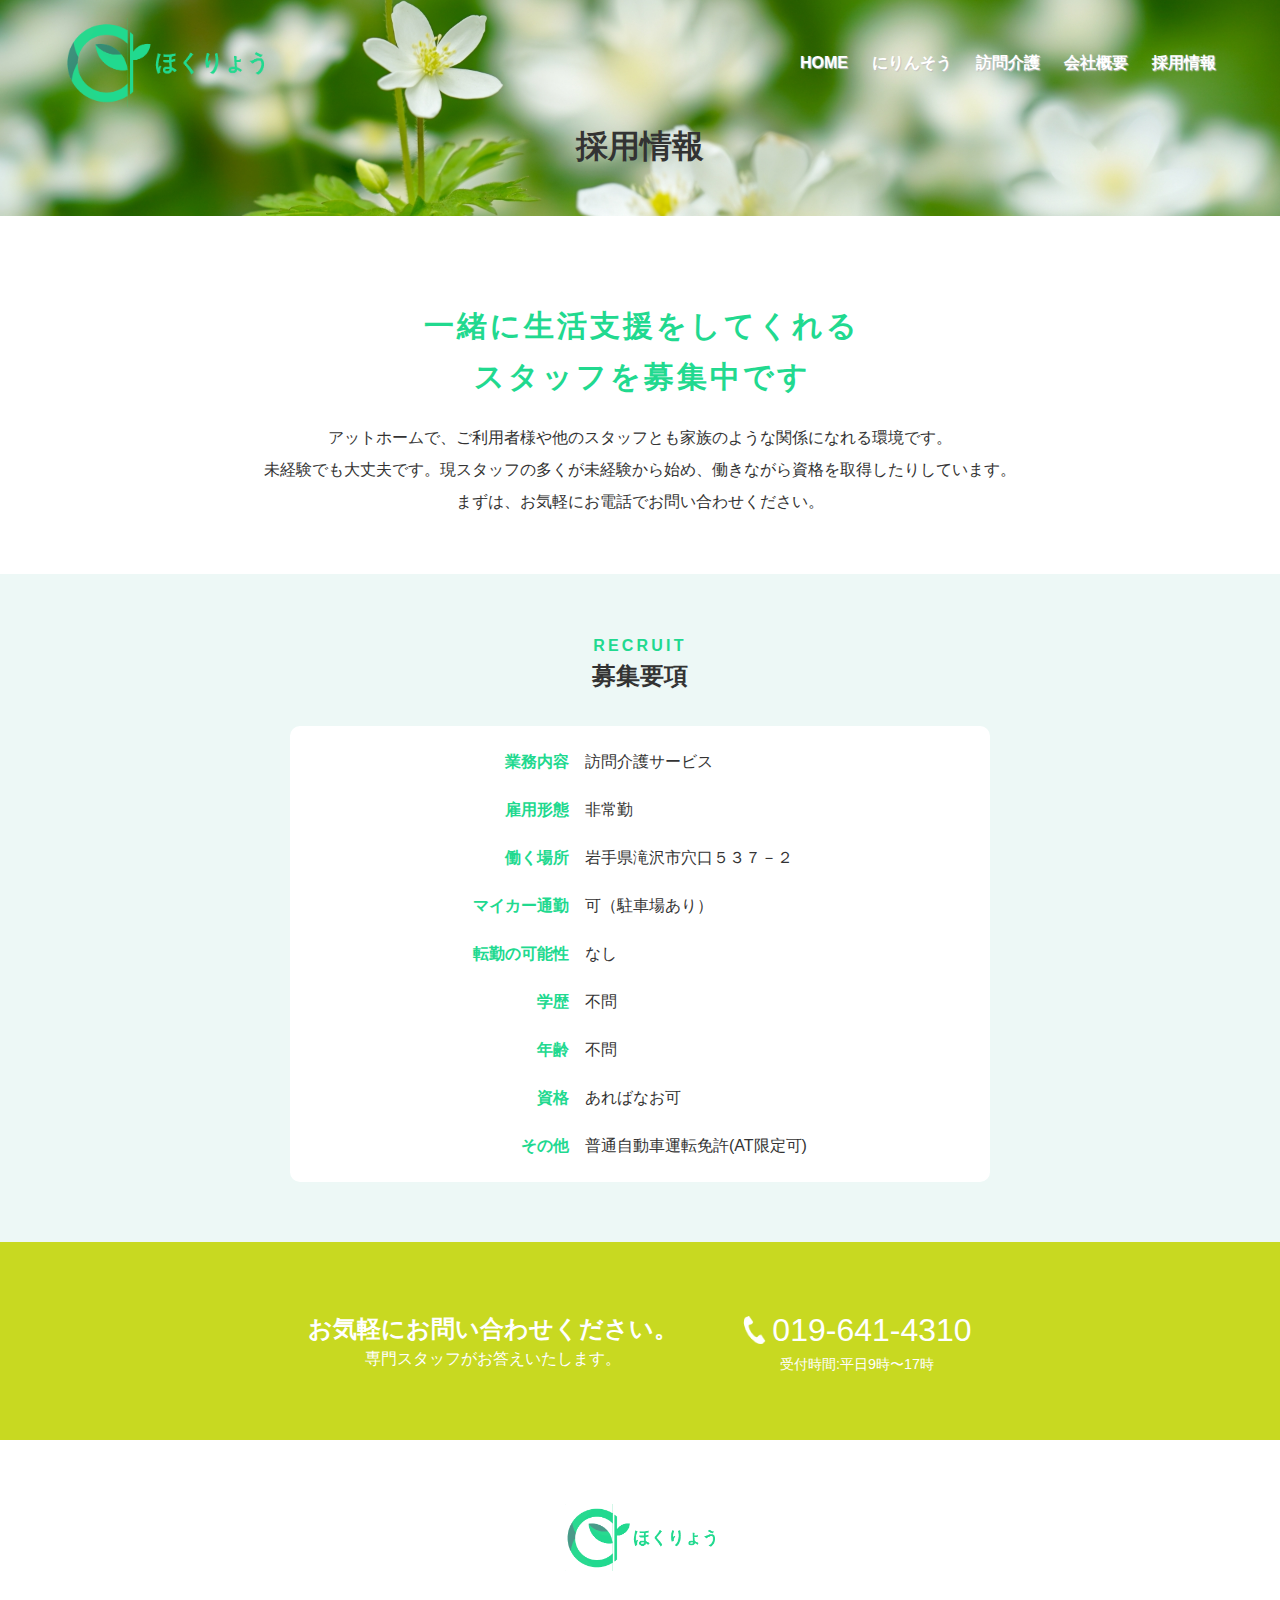
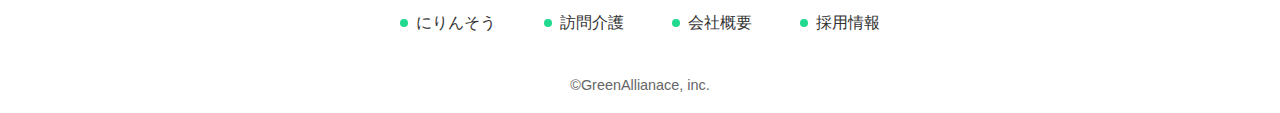
<file: recruit.html>
<!DOCTYPE html>
<html lang="ja">
<head>
  <meta charset="UTF-8">
  <meta name="viewport" content="width=device-width, initial-scale=1.0">
  <meta http-equiv="X-UA-Compatible" content="ie=edge">
  <title>株式会社ほくりょう</title>

  <link rel="stylesheet" href="css/style.css">
</head>
<body>
  <header class="header">
    <div class="pc-header">
      <h1 class="header-logo"><a href="index.html"><img src="images/logo.png" alt=""></a></h1><!-- /.header-logo -->

      <nav class="pc-nav">
        <li class="active"><a href="index.html">HOME</a></li>
        <li><a href="house.html">にりんそう</a></li>
        <li><a href="care.html">訪問介護</a></li>
        <li><a href="company.html">会社概要</a></li>
        <li><a href="recruit.html">採用情報</a></li>
      </nav><!-- /.pc-nav -->

    </div><!-- /.pc-header -->

    <div class="sp-header">
      <div class="header-inner">
        <h1 class="sp-header-logo"><a href="index.html"><img src="images/logo.png" alt=""></a></h1><!-- /.header-logo -->

        <div class="header-right">
          <div class="openbtn1"><span></span><span></span><span></span></div>

        </div><!-- /.header-right -->
  </div><!-- /.header-inner -->

  <nav class="gnav">
    <div class="gnav__wrap">
      <ul class="gnav__menu">
        <li class="gnav__menu__item"><a href="index.html">HOME</a></li>
        <li class="gnav__menu__item"><a href="house.html">にりんそう</a></li>
        <li class="gnav__menu__item"><a href="care.html">訪問介護</a></li>
        <li class="gnav__menu__item"><a href="company.html">会社概要</a></li>
        <li class="gnav__menu__item"><a href="recruit.html">採用情報</a></li>
      </ul>
    </div><!--gnav-wrap-->
  </nav>
    </div><!-- /.sp-header -->
  </header><!-- /.header -->

  <main>
    <div class="page-header">
      <h1 class="page-ttl">採用情報</h1><!-- /.page-ttl -->
    </div><!-- /.page-header -->

    <div class="intro">
      <div class="inner">
        <p class="section-ttl__sub">一緒に生活支援をしてくれる<br>スタッフを募集中です</p><!-- /.section-ttl__sub -->
        <p class="section-txt">アットホームで、ご利用者様や他のスタッフとも家族のような関係になれる環境です。</p><!-- /.section-txt -->
        <p class="section-txt">未経験でも大丈夫です。現スタッフの多くが未経験から始め、働きながら資格を取得したりしています。</p><!-- /.section-txt -->
        <p class="section-txt">まずは、お気軽にお電話でお問い合わせください。</p><!-- /.section-txt -->
      </div><!-- /.inner -->
    </div><!-- /.intro -->

    <section class="summary recruit-table">
      <div class="inner">
        <h2 class="section-ttl"><span>RECRUIT</span>募集要項</h2><!-- /.section-ttl -->


        <div class="table-area">
          <table>
<tbody>
  <tr>
<th>業務内容</th>
<td>訪問介護サービス</td>
</tr>
<tr>
<th>雇用形態</th>
<td>非常勤</td>
</tr>
<tr>
<th>働く場所</th>
<td>岩手県滝沢市穴口５３７－２</td>
</tr>
<tr>
<th>マイカー通勤</th>
<td>可（駐車場あり）</td>
</tr>
<tr>
<th>転勤の可能性</th>
<td>なし</td>
</tr>
<tr>
<th>学歴</th>
<td>不問</td>
</tr>
<tr>
<th>年齢</th>
<td>不問</td>
</tr>
<tr>
<th>資格</th>
<td>あればなお可</td>
</tr>
<tr>
<th>その他</th>
<td>普通自動車運転免許(AT限定可)</td>
</tr>
</tbody>
</table>
        </div><!-- /.table-area -->
        
      </div><!-- /.inner -->
    </section><!-- /.summary -->

  <section class="cta">
      <div class="inner">
        <div class="cta-wrapper">
          <div class="cta-txtArea">
            <h2 class="cta-ttl">お気軽にお問い合わせください。</h2><!-- /.cta-ttl -->
            <p class="cta-txt">専門スタッフがお答えいたします。</p><!-- /.cta-txt -->
          </div><!-- /.cta-txtArea -->

          <div class="cta-contactArea">
            <div class="cta-number">
              <a href="tel:019-641-4310" class="tel">019-641-4310</a><!-- /.tel -->
              <p class="hour">受付時間:平日9時〜17時</p><!-- /.hour -->
            </div><!-- /.cta-number -->
          </div><!-- /.cta-contactArea -->
        </div><!-- /.cta-wrapper -->
        


      </div><!-- /.inner -->
    </section><!-- /.cta -->
    
  </main>

  <footer class="footer">
    <div class="inner">
      <p class="footer-logo"><img src="images/logo.png" alt=""></p><!-- /.footer-logo -->

      <ul class="footer-items">
        <li><a href="house.html">にりんそう</a></li>
        <li><a href="care.html">訪問介護</a></li>
        <li><a href="company.html">会社概要</a></li>
        <li><a href="recruit.html">採用情報</a></li>
      </ul><!-- /.footer-items -->

      <p class="copy">&copy;GreenAllianace, inc.</p><!-- /.copy -->
    </div><!-- /.inner -->
  </footer><!-- /.footer -->
<script src="https://code.jquery.com/jquery-3.4.1.min.js" integrity="sha256-CSXorXvZcTkaix6Yvo6HppcZGetbYMGWSFlBw8HfCJo="  crossorigin="anonymous"></script>
<script src="js/main.js"></script> 
</body>
</html>
</file>
<file: css/style.css>
@charset "UTF-8";
/* A Modern CSS Reset */
*, *::before, *::after {
  -webkit-box-sizing: border-box;
          box-sizing: border-box;
}

body, h1, h2, h3, h4, p, figure, blockquote, dl, dd {
  margin: 0;
}

ul[role="list"], ol[role="list"] {
  list-style: none;
}

html:focus-within {
  scroll-behavior: smooth;
}

body {
  min-height: 100vh;
  text-rendering: optimizeSpeed;
  line-height: 1.5;
}

a:not([class]) {
  text-decoration-skip-ink: auto;
}

img, picture {
  max-width: 100%;
  display: block;
}

input, button, textarea, select {
  font: inherit;
}

@media (prefers-reduced-motion: reduce) {
  html:focus-within {
    scroll-behavior: auto;
  }
  *, *::before, *::after {
    -webkit-animation-duration: .01ms !important;
            animation-duration: .01ms !important;
    -webkit-animation-iteration-count: 1 !important;
            animation-iteration-count: 1 !important;
    -webkit-transition-duration: .01ms !important;
            transition-duration: .01ms !important;
    scroll-behavior: auto !important;
  }
}

ul, ol, dd {
  margin: 0;
  padding: 0;
  list-style: none;
}

input,
button,
select,
textarea {
  -webkit-appearance: none;
  -moz-appearance: none;
  appearance: none;
  background: transparent;
  border: none;
  border-radius: 0;
  font: inherit;
  outline: none;
}

textarea {
  resize: vertical;
}

input[type='checkbox'],
input[type='radio'] {
  display: none;
}

input[type='submit'],
input[type='button'],
label,
button,
select {
  cursor: pointer;
}

select::-ms-expand {
  display: none;
}

/*---------------------------------

  全体共通

---------------------------------*/
body {
  font-family: '秀英丸ゴシック B', '游ゴシック Medium', 'Yu Gothic Medium', '游ゴシック体', YuGothic, 'Hiragino Sans', 'ヒラギノ角ゴ ProN', 'Hiragino Kaku Gothic ProN', 'メイリオ', Meiryo, sans-serif;
  color: #333;
  -webkit-font-feature-settings: "palt";
          font-feature-settings: "palt";
}

.inner {
  max-width: 1200px;
  padding-right: 6%;
  padding-left: 6%;
  margin: 0 auto;
}

a {
  text-decoration: none;
  color: inherit;
}

li {
  list-style: none;
}

/*---------------------------------

  header

---------------------------------*/
.header {
  position: relative;
}

.pc-header {
  display: -webkit-box;
  display: -ms-flexbox;
  display: flex;
  -webkit-box-pack: justify;
      -ms-flex-pack: justify;
          justify-content: space-between;
  -webkit-box-align: center;
      -ms-flex-align: center;
          align-items: center;
  position: absolute;
  top: 10px;
  left: 0;
  right: 0;
  margin: auto;
  width: 95vw;
  padding: 8px 32px;
  border-radius: 4px;
}

.pc-nav {
  display: -webkit-box;
  display: -ms-flexbox;
  display: flex;
}

.pc-nav li {
  margin-left: 24px;
  font-weight: bold;
  color: #fff;
  text-shadow: 1px 1px 1px silver;
}

.header-logo {
  width: 200px;
}

.current {
  border-bottom: 2px solid #21D98F;
}

@media screen and (max-width: 480px) {
  .pc-header {
    display: none;
  }
}

@media screen and (max-width: 896px) {
  .sp-header {
    display: none;
  }
}

@media screen and (min-width: 1024px) {
  .sp-header {
    display: none;
  }
}

/*---------------------------------

  sp-header

---------------------------------*/
.header-inner {
  display: -webkit-box;
  display: -ms-flexbox;
  display: flex;
  -webkit-box-pack: justify;
      -ms-flex-pack: justify;
          justify-content: space-between;
  padding: 8px;
  position: absolute;
  top: 10px;
  left: 0;
  right: 0;
  margin: auto;
}

.sp-header-logo {
  width: 150px;
}

/*---------------------------------

  ハンバーガーメニュー

---------------------------------*/
.openbtn1 {
  position: relative;
  /*ボタン内側の基点となるためrelativeを指定*/
  cursor: pointer;
  width: 50px;
  height: 50px;
  border-radius: 5px;
}

/*ボタン内側*/
.openbtn1 span {
  display: inline-block;
  -webkit-transition: all .4s;
  transition: all .4s;
  /*アニメーションの設定*/
  position: absolute;
  left: 14px;
  height: 3px;
  border-radius: 2px;
  background: #21D98F;
  width: 45%;
}

.openbtn1 span:nth-of-type(1) {
  top: 15px;
}

.openbtn1 span:nth-of-type(2) {
  top: 23px;
}

.openbtn1 span:nth-of-type(3) {
  top: 31px;
}

/*activeクラスが付与されると線が回転して×に*/
.openbtn1.active span:nth-of-type(1) {
  top: 18px;
  left: 18px;
  -webkit-transform: translateY(6px) rotate(-45deg);
          transform: translateY(6px) rotate(-45deg);
  width: 30%;
}

.openbtn1.active span:nth-of-type(2) {
  opacity: 0;
  /*真ん中の線は透過*/
}

.openbtn1.active span:nth-of-type(3) {
  top: 30px;
  left: 18px;
  -webkit-transform: translateY(-6px) rotate(45deg);
          transform: translateY(-6px) rotate(45deg);
  width: 30%;
}

/*---------------------------------

  global-navigation

---------------------------------*/
.gnav {
  background: #21D98F;
  display: none;
  height: 100%;
  position: fixed;
  width: 100%;
  z-index: 98;
  top: 100px;
}

.gnav__wrap {
  -webkit-box-align: center;
      -ms-flex-align: center;
          align-items: center;
  display: -webkit-box;
  display: -ms-flexbox;
  display: flex;
  height: 100%;
  -webkit-box-pack: center;
      -ms-flex-pack: center;
          justify-content: center;
  position: absolute;
  width: 100%;
}

.gnav__menu__item {
  margin: 40px 0;
}

.gnav__menu__item a {
  color: #fff;
  font-size: 2em;
  font-weight: bold;
  padding: 40px;
  text-decoration: none;
  -webkit-transition: .5s;
  transition: .5s;
}

.gnav__menu__item a:hover {
  color: #666;
}

/*---------------------------------

  page-header

---------------------------------*/
.page-header {
  background: url(../images/page-header.jpg) no-repeat center center/cover;
  height: 24vh;
  text-align: center;
  display: -webkit-box;
  display: -ms-flexbox;
  display: flex;
  -webkit-box-pack: center;
      -ms-flex-pack: center;
          justify-content: center;
  -webkit-box-align: center;
      -ms-flex-align: center;
          align-items: center;
}

.page-ttl {
  padding-top: 76px;
}

/*---------------------------------

  h2

---------------------------------*/
.section-ttl {
  text-align: center;
}

.section-ttl span {
  display: block;
  letter-spacing: .2em;
  font-size: 1rem;
  color: #21D98F;
}

.section-ttl__sub {
  margin: 24px 0;
  padding-left: 4px;
  color: #21D98F;
  font-size: 30px;
  line-height: 1.7;
  letter-spacing: 0.1em;
  text-align: center;
  font-weight: bold;
}

.section-txt {
  text-align: center;
  margin-top: 8px;
}

@media screen and (max-width: 896px) {
  .section-txt {
    text-align: left;
    max-width: 568px;
    margin: 8px auto 0;
  }
}

@media screen and (max-width: 480px) {
  .section-ttl__sub {
    font-size: 24px;
    display: table;
    margin: auto;
    text-align: left;
    padding-bottom: 16px;
  }
  .section-ttl__sub br {
    display: none;
  }
  .section-txt br {
    display: none;
  }
}

/*---------------------------------

  h3

---------------------------------*/
.content-ttl {
  color: #21D98F;
  position: relative;
  padding-left: 15px;
  border-bottom: 2px dotted #21D98F;
}

.content-ttl:before {
  position: absolute;
  top: 50%;
  left: 0;
  -webkit-transform: translateY(-50%);
          transform: translateY(-50%);
  content: '';
  width: 10px;
  height: 10px;
  background: #21D98F;
  border-radius: 100%;
}

/*---------------------------------

  btn

---------------------------------*/
.btn {
  background: #C8D921;
  color: #fff;
  font-weight: bold;
  padding: 12px 24px;
  border-radius: 100vh;
  margin-top: 48px;
  display: block;
  width: 240px;
  text-align: center;
}

@media screen and (max-width: 480px) {
  .btn {
    margin: 32px auto 0;
  }
}

/*---------------------------------

  cta-btn

---------------------------------*/
.cta-btn {
  margin: 48px auto 24px;
}

.cta {
  background: #C8D921;
  color: #fff;
  padding: 64px 0;
}

.cta-wrapper {
  display: -webkit-box;
  display: -ms-flexbox;
  display: flex;
  -webkit-box-pack: center;
      -ms-flex-pack: center;
          justify-content: center;
}

.cta-txtArea {
  text-align: center;
  padding: 0 32px;
  display: -webkit-box;
  display: -ms-flexbox;
  display: flex;
  -webkit-box-pack: center;
      -ms-flex-pack: center;
          justify-content: center;
  -webkit-box-orient: vertical;
  -webkit-box-direction: normal;
      -ms-flex-direction: column;
          flex-direction: column;
}

.cta-contactArea {
  padding: 0 32px;
}

.tel {
  font-size: 32px;
  position: relative;
  padding-left: 30px;
}

.tel:before {
  position: absolute;
  left: 0;
  top: 10%;
  content: "";
  width: 25px;
  height: 28px;
  background: url(../images/tel.png) no-repeat center center/cover;
}

.hour {
  font-size: 0.9rem;
  text-align: center;
}

.cta-btn__std {
  background: #fff;
  color: #21D98F;
}

@media screen and (max-width: 896px) {
  .cta-txtArea {
    padding: 0;
  }
}

@media screen and (max-width: 480px) {
  .cta-wrapper {
    display: block;
  }
  .cta-ttl {
    font-size: 20px;
  }
  .cta-contactArea {
    padding-top: 16px;
  }
}

.footer {
  text-align: center;
  padding: 64px 0 16px;
}

.footer-logo {
  width: 150px;
  margin: 0 auto;
}

.footer-items {
  padding: 32px 0;
  display: -webkit-box;
  display: -ms-flexbox;
  display: flex;
  -webkit-box-pack: center;
      -ms-flex-pack: center;
          justify-content: center;
}

.footer-items li {
  margin: 8px 24px;
}

.footer-items li:before {
  content: "";
  width: .5em;
  height: .5em;
  background: #21D98F;
  border-radius: 50%;
  display: inline-block;
  vertical-align: middle;
  margin-right: 8px;
}

.footer-items li a {
  display: inline-block;
  vertical-align: middle;
}

.copy {
  font-size: 0.9rem;
  color: #666;
}

@media screen and (max-width: 480px) {
  .footer-items {
    display: block;
  }
  .footer-items li {
    margin: 24px 0;
  }
}

/*---------------------------------

  mv

---------------------------------*/
.mv {
  background: url(../images/sample.jpg) no-repeat center center/cover;
  height: 95vh;
}

.mv-ttl {
  position: absolute;
  top: 50%;
  line-height: 2;
}

@media screen and (max-width: 480px) {
  .mv {
    background: url(../images/sp-header.png) no-repeat center center/cover;
  }
  .mv-ttl {
    position: absolute;
    top: 50%;
    line-height: 2;
    text-shadow: 1px 1px 3px #fff;
  }
}

/*---------------------------------

  intro

---------------------------------*/
.intro {
  padding: 60px 0;
}

/*---------------------------------

  top-service

---------------------------------*/
.top-service {
  padding-bottom: 60px;
  background: #EDF8F6;
  margin-top: 36px;
}

.top-service .section-ttl {
  position: relative;
  top: -12px;
}

.section-contents {
  display: -webkit-box;
  display: -ms-flexbox;
  display: flex;
  -webkit-box-pack: justify;
      -ms-flex-pack: justify;
          justify-content: space-between;
  padding: 60px 0;
  overflow: hidden;
  -ms-flex-wrap: wrap;
      flex-wrap: wrap;
}

.care-item {
  width: calc(100% / 3 - 22px - .1px);
  margin-bottom: 64px;
}

.img-area {
  width: 50%;
}

.img-area img {
  border-radius: 4px;
}

.txt-area {
  width: 45%;
}

.ttl-strong {
  font-size: 24px;
  margin: 16px 0;
  letter-spacing: 0.1em;
}

.content-txt {
  margin-top: 8px;
  line-height: 1.75;
}

.order1 {
  -webkit-box-ordinal-group: 2;
      -ms-flex-order: 1;
          order: 1;
}

.order2 {
  -webkit-box-ordinal-group: 3;
      -ms-flex-order: 2;
          order: 2;
}

@media screen and (max-width: 896px) {
  .ttl-strong br {
    display: none;
  }
}

@media screen and (max-width: 480px) {
  .section-contents {
    display: block;
    padding: 32px 0;
  }
  .img-area {
    width: 100%;
    padding-bottom: 16px;
  }
  .txt-area {
    width: 100%;
  }
  .ttl-strong {
    font-size: 20px;
  }
}

/*---------------------------------

  top-company

---------------------------------*/
.top-company {
  padding: 60px 0 96px;
}

.img-horizontal {
  display: block;
  margin: 0 auto;
  padding: 24px 0;
}

/*---------------------------------

  top-recruit

---------------------------------*/
.top-recruit {
  padding-bottom: 60px;
  background: #EDF8F6;
}

.top-recruit .section-ttl {
  position: relative;
  top: -12px;
}

/*---------------------------------

  message

---------------------------------*/
.message {
  margin: 60px 0;
}

.message-area {
  max-width: 700px;
  margin: 36px auto 0;
}

.message-txt {
  margin-bottom: 16px;
  line-height: 1.75;
}

.sign {
  text-align: right;
  padding-top: 16px;
}

/*---------------------------------

  mission

---------------------------------*/
.mission {
  padding: 60px 0;
  background: #EDF8F6;
}

.mission-area {
  max-width: 480px;
  margin: 36px auto 0;
  background: #fff;
  padding: 24px;
  border-radius: 16px;
}

.mission-area li {
  margin-bottom: 16px;
}

/*---------------------------------

  summary

---------------------------------*/
.summary {
  padding: 60px 0;
}

.summary table {
  text-align: left;
  margin: 0 auto;
  border-spacing: 16px 24px;
}

.summary th {
  color: #21D98F;
  padding-top: 16px;
  vertical-align: top;
}

.summary td {
  padding-top: 16px;
}

.table-area {
  max-width: 700px;
  margin: 0 auto;
}

@media screen and (max-width: 480px) {
  th, td {
    display: block;
  }
}

/*---------------------------------

  message

---------------------------------*/
.message {
  margin: 60px 0;
}

.message-area {
  max-width: 700px;
  margin: 36px auto 0;
}

.message-txt {
  margin-bottom: 16px;
  line-height: 1.75;
}

.sign {
  text-align: right;
  padding-top: 16px;
}

/*---------------------------------

  mission

---------------------------------*/
.mission {
  padding: 60px 0;
  background: #EDF8F6;
}

.mission-area {
  max-width: 480px;
  margin: 36px auto 0;
  background: #fff;
  padding: 24px;
  border-radius: 16px;
}

.mission-area li {
  margin-bottom: 16px;
}

/*---------------------------------

  summary

---------------------------------*/
.summary {
  padding: 60px 0;
}

.summary table {
  text-align: left;
  margin: 0 auto;
  border-spacing: 16px 24px;
}

.summary th {
  color: #21D98F;
  padding-top: 16px;
  vertical-align: top;
}

.summary td {
  padding-top: 16px;
}

.table-area {
  max-width: 700px;
  margin: 0 auto;
}

@media screen and (max-width: 480px) {
  th, td {
    display: block;
  }
}

.intro-message {
  padding-top: 60px;
}

.full {
  background: #EDF8F6;
  margin: 0 calc(50% - 50vw);
  padding: 60px calc(50vw - 50% + 8px);
  width: 100vw;
}

.merit .section-wrapper {
  padding: 0;
}

.price {
  padding: 60px 0;
}

.price-number {
  font-size: 24px;
  text-align: center;
  margin-top: 16px;
}

.price-desc {
  width: 250px;
  margin: 24px auto;
}

.price-desc ul {
  margin-top: 8px;
}

.price-desc li {
  display: -webkit-box;
  display: -ms-flexbox;
  display: flex;
  -webkit-box-pack: justify;
      -ms-flex-pack: justify;
          justify-content: space-between;
  border-bottom: 1px dashed #999;
  padding-bottom: 4px;
  margin-bottom: 16px;
}

.annotation {
  font-size: 14px;
  padding-left: 1em;
  text-indent: -1em;
}

@media screen and (max-width: 896px) {
  .care-intro .section-txt {
    text-align: center;
  }
}

@media screen and (max-width: 480px) {
  .care-intro .section-txt {
    text-align: left;
  }
  .price-desc {
    width: 100%;
  }
}

.recruit-table {
  background: #EDF8F6;
}

.recruit-table .table-area {
  background: #fff;
  border-radius: 10px;
  margin-top: 32px;
}

.recruit-table .table-area th {
  text-align: right;
  padding: 0;
}

.recruit-table .table-area td {
  padding: 0;
}

@media screen and (max-width: 480px) {
  .recruit-table .table-area th {
    text-align: left;
  }
}

/*---------------------------------

  contact-tel

---------------------------------*/
.contact-tel {
  margin: 24px 0;
}

.contact-tels {
  text-align: center;
  margin-top: 16px;
  padding: 16px 0;
  background: #f7f7f7;
}

.tel {
  font-size: 32px;
}

.contact-hour {
  font-size: 14px;
}

.contact-contents {
  width: 60%;
  margin: 0 auto;
}

/*---------------------------------

  contact-form

---------------------------------*/
.contact-form {
  margin: 24px 0;
}

.contact-form table {
  margin: 16px 0;
  width: 100%;
}

.contact-form th {
  display: block;
  width: 100%;
  text-align: left;
  font-weight: normal;
  margin-bottom: 4px;
}

.contact-form td {
  display: block;
  width: 100%;
  text-align: left;
  background: #f7f7f7;
  border: 1px solid #dadada;
  padding: 4px 8px;
  margin-bottom: 16px;
}

.submit-btn {
  display: block;
  width: 60%;
  margin: 0 auto;
  padding: 16px 8px;
  background: #21D98F;
  border-radius: 5px;
  color: #fff;
  text-align: center;
}

.form-area {
  width: 60%;
  margin: 24px auto;
}

@media screen and (max-width: 896px) {
  .submit-btn {
    width: 40%;
  }
}

@media screen and (min-width: 1024px) {
  .contact-tel {
    margin: 48px 0;
  }
  .contact-form {
    padding: 48px 0;
  }
}
/*# sourceMappingURL=style.css.map */
</file>
